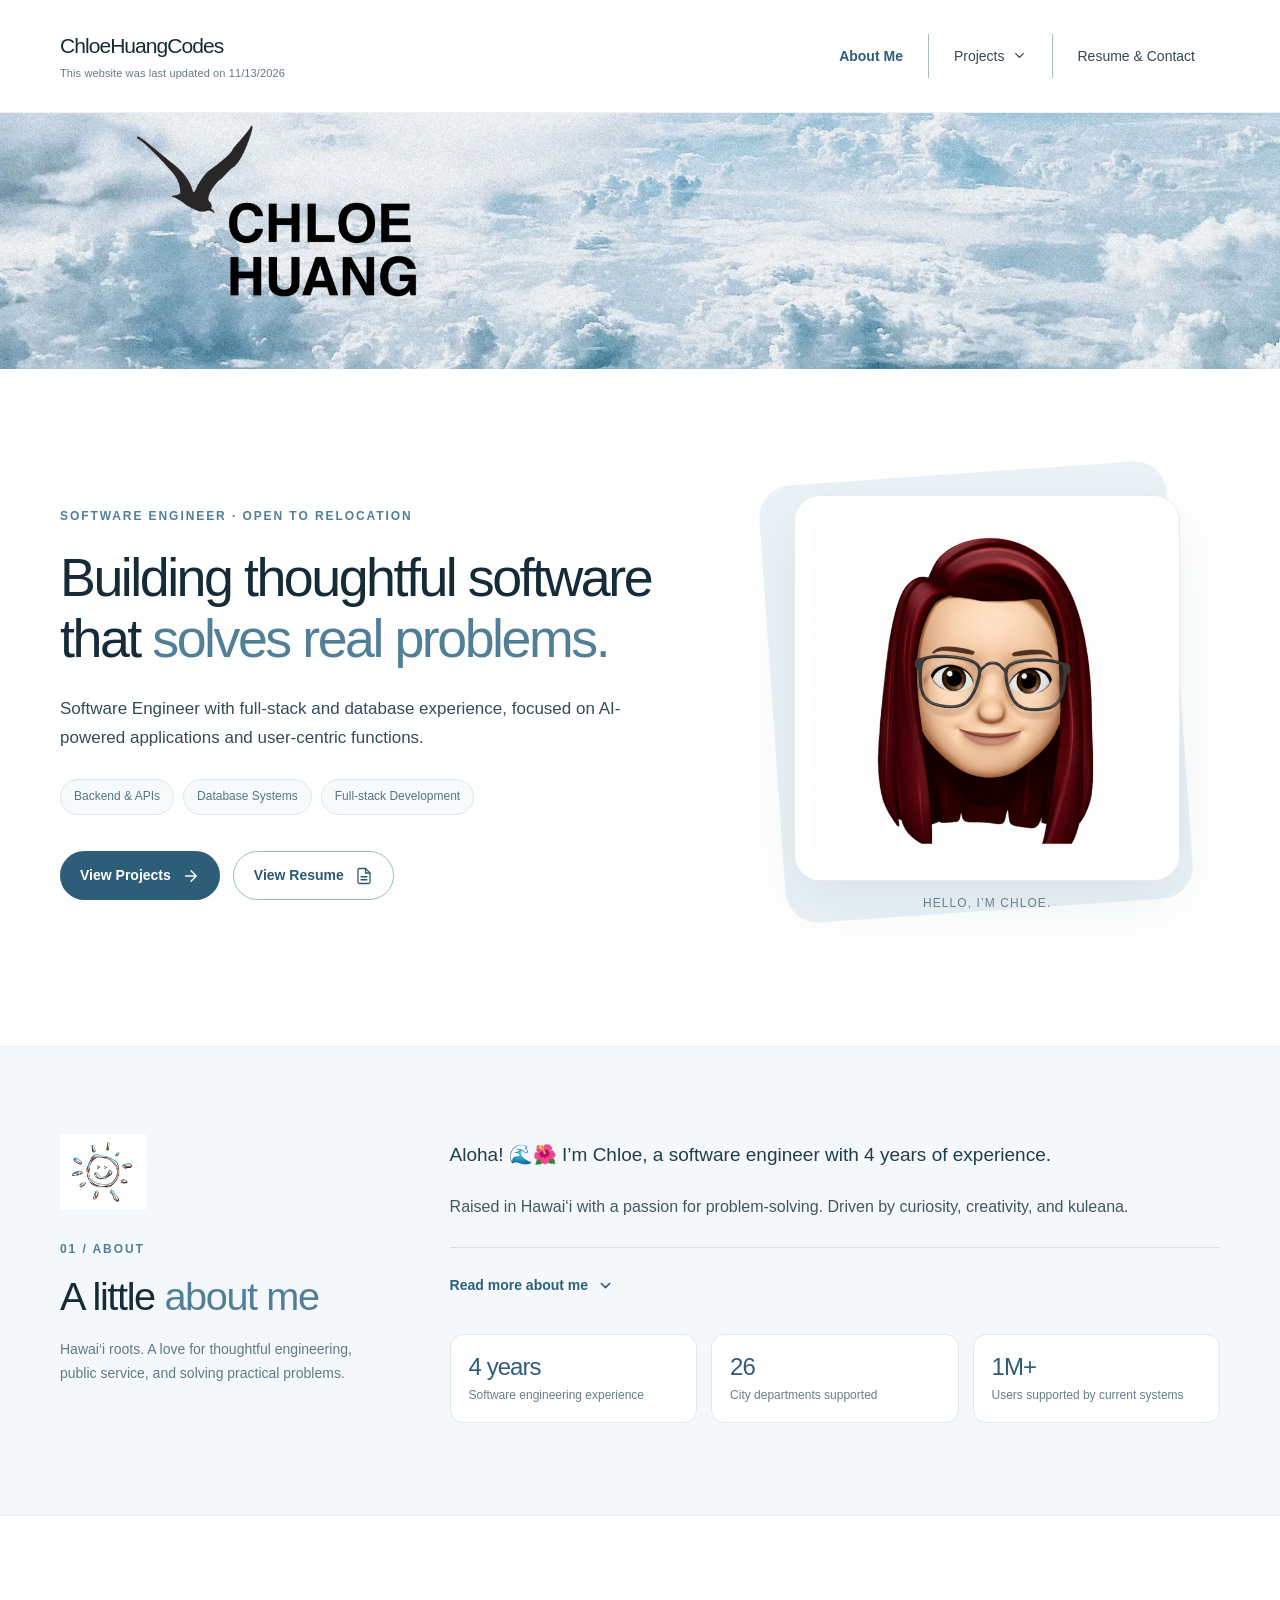
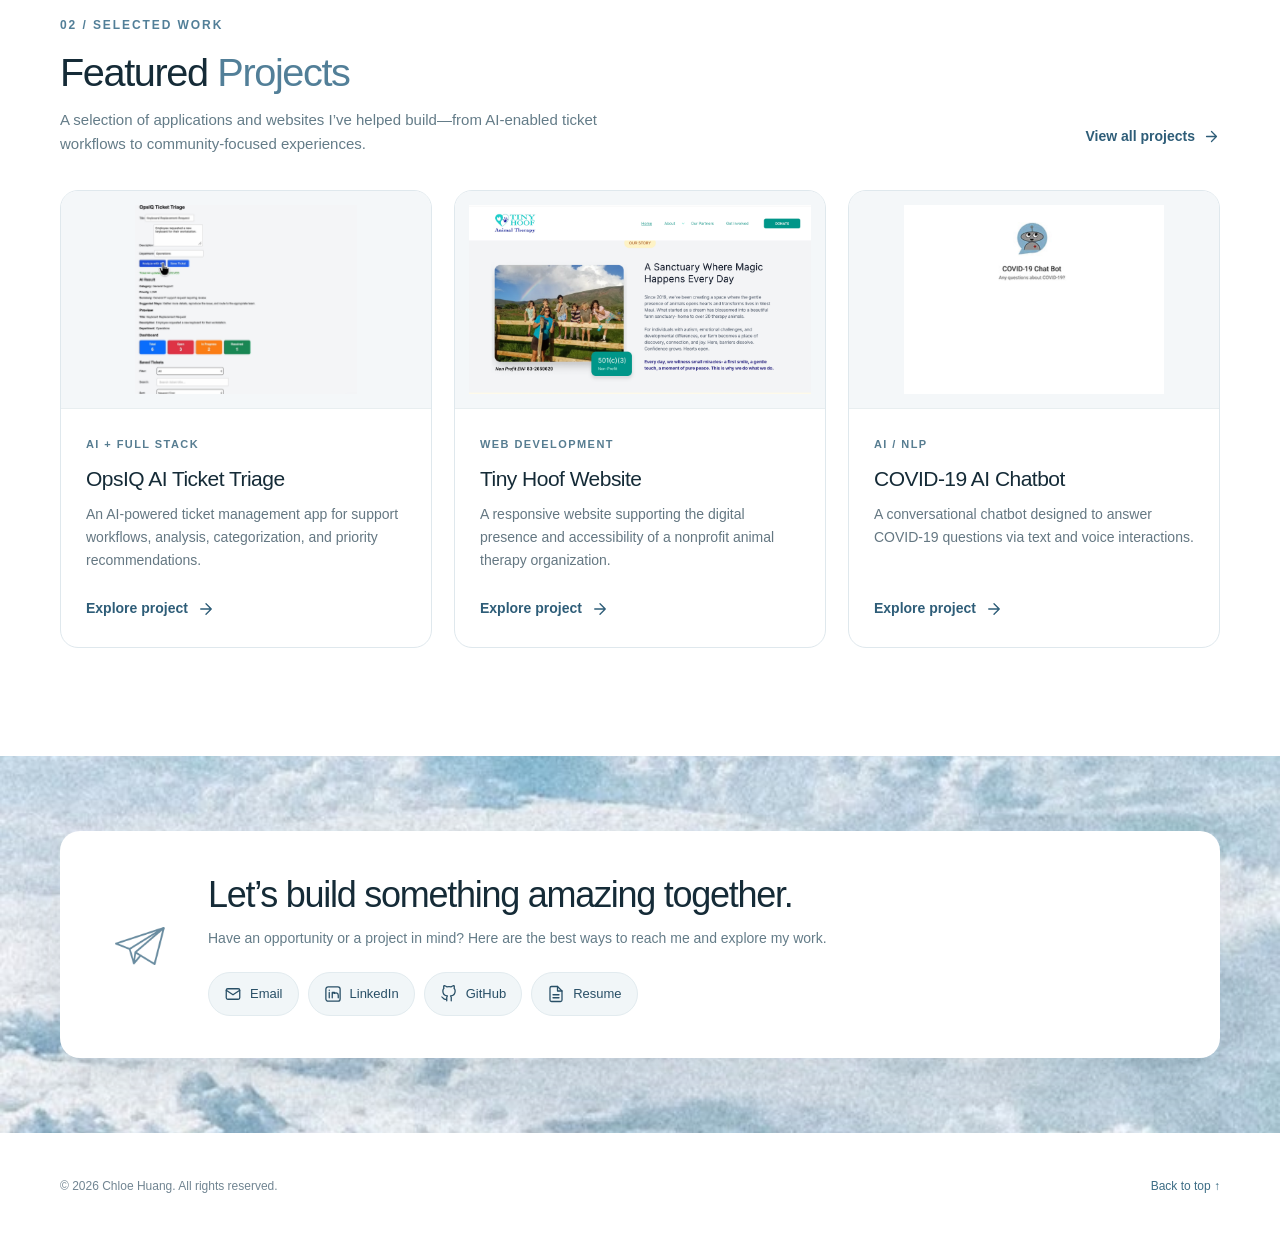
<file: index.html>
<!doctype html>
<html lang="en">
<head>
  <meta charset="utf-8">
  <meta name="viewport" content="width=device-width, initial-scale=1">
  <meta name="description" content="Chloe Huang — Software Engineer. Full-stack applications, backend systems, databases, AI projects, and selected work.">
  <title>About Me | ChloeHuangCodes</title>
  <style>
    :root { --ink:#152b37; --body:#354b56; --blue:#527f98; --blue-deep:#2e5d78; --border:#dce6ec; --paper:#fff; --mist:#f5f8fa; --cloud:#eaf3f7; }
    *,*::before,*::after{box-sizing:border-box}
    html{scroll-behavior:smooth}
    body{margin:0;background:var(--paper);color:var(--ink);font:300 16px/1.65 "Helvetica Neue",Helvetica,Arial,sans-serif;-webkit-font-smoothing:antialiased}
    a{color:inherit}
    button{font:inherit}
    :focus-visible{outline:3px solid var(--blue-deep);outline-offset:4px;border-radius:3px}
    img{max-width:100%;height:auto}
    svg{width:20px;height:20px;flex:none}
    .sr-only{position:absolute;width:1px;height:1px;overflow:hidden;clip:rect(0,0,0,0);white-space:nowrap}
    .skip-link{position:fixed;left:16px;top:-80px;z-index:1000;background:#fff;padding:10px 16px;box-shadow:0 2px 16px #0002}
    .skip-link:focus{top:14px}
    .shell{width:min(1160px,calc(100% - 64px));margin-inline:auto}
    .site-header{background:white;position:relative;z-index:20;border-bottom:1px solid #edf1f3}
    .header-row{min-height:112px;display:flex;justify-content:space-between;align-items:center;gap:32px}
    .brand-name{display:block;font-size:21px;font-weight:500;letter-spacing:-.045em;text-decoration:none;line-height:1.3;color:#172b34}
    .updated{display:block;margin-top:7px;font-size:11px;letter-spacing:.01em;color:#667b85;line-height:1.3}
    .main-nav{display:flex;align-items:stretch;gap:0;margin-left:auto}
    .nav-link,.nav-trigger{font:400 14px/1.35 "Helvetica Neue",Helvetica,Arial,sans-serif;display:flex;align-items:center;justify-content:center;text-decoration:none;white-space:nowrap;padding:13px 25px;border:0;background:transparent;color:#334955;min-height:44px;cursor:pointer}
    .nav-link+.dropdown,.dropdown+.nav-link{border-left:1px solid #a9bbc3}
    .nav-link:hover,.nav-trigger:hover,.nav-link[aria-current=page]{color:var(--blue-deep)}
    .nav-link[aria-current=page]{font-weight:600}
    .dropdown{position:relative}
    .nav-trigger{gap:7px}
    .nav-trigger svg{width:15px;height:15px;transition:transform .18s ease}
    .nav-trigger[aria-expanded=true]{color:var(--blue-deep)}
    .nav-trigger[aria-expanded=true] svg{transform:rotate(180deg)}
    .project-menu[hidden]{display:none}
    .project-menu{position:absolute;top:calc(100% + 11px);left:50%;transform:translateX(-50%);width:285px;z-index:30;background:white;box-shadow:0 18px 50px #14324429;border:1px solid #dae4e9;border-radius:12px;padding:8px}
    .project-menu a{display:block;padding:13px 14px;font-size:14px;line-height:1.4;text-decoration:none;color:#314e60;border-radius:8px}
    .project-menu a:hover,.project-menu a:focus-visible{background:#eef5f8;color:var(--blue-deep)}
    .project-menu a+a{border-top:1px solid #eef1f3}
    .project-menu .all-projects{font-weight:600}
    .cloud-banner{height:clamp(190px,20vw,280px);background:#dcebf2 url('assets/cloud-banner.png') center/cover no-repeat}
    .intro{display:grid;grid-template-columns:minmax(0,1.13fr) minmax(280px,.87fr);gap:clamp(34px,7vw,100px);align-items:center;padding-block:88px 94px}
    .eyebrow{font-size:12px;font-weight:600;letter-spacing:.16em;text-transform:uppercase;color:var(--blue);margin:0 0 22px;line-height:1.4}
    .intro h1{font-size:clamp(37px,4.2vw,59px);line-height:1.13;letter-spacing:-.046em;font-weight:400;margin:0 0 26px;max-width:690px}
    .intro h1 em{color:var(--blue);font-style:normal}
    .intro-description{color:var(--body);max-width:575px;margin:0;font-size:17px;line-height:1.7}
    .pill-list{display:flex;flex-wrap:wrap;gap:9px;margin-top:27px}
    .pill-list span{border:1px solid var(--border);background:#f6fafb;color:#557587;border-radius:100px;padding:7px 13px;font-size:12px;font-weight:500;white-space:nowrap}
    .actions{display:flex;flex-wrap:wrap;gap:13px;margin-top:36px}
    .button{display:inline-flex;justify-content:center;align-items:center;gap:11px;min-height:48px;border-radius:100px;padding:12px 20px;text-decoration:none;font-size:14px;font-weight:600;transition:background .18s ease,transform .18s ease}
    .button svg{width:18px;height:18px}
    .button.primary{background:var(--blue-deep);color:white}
    .button.primary:hover{background:#21465d;transform:translateY(-2px)}
    .button.secondary{border:1px solid #9bb8c8;color:#2b5873;background:white}
    .button.secondary:hover{background:#eff6f9}
    .portrait{position:relative;max-width:430px;justify-self:center;width:100%;padding:22px}
    .portrait::before{content:"";position:absolute;inset:0 22px 25px 0;border-radius:32px;background:#eaf2f6;transform:rotate(-4deg)}
    .portrait-frame{position:relative;overflow:hidden;border-radius:26px;border:1px solid #e5edf0;background:#fff;box-shadow:0 22px 60px #17374c13;padding:18px}
    .portrait img{display:block;width:100%;aspect-ratio:1/1;object-fit:contain;border-radius:16px}
    .portrait-caption{position:relative;display:block;font-size:12px;color:#69818d;letter-spacing:.09em;text-transform:uppercase;text-align:center;margin-top:13px}
    .section-kicker{font-size:12px;letter-spacing:.16em;text-transform:uppercase;font-weight:700;color:var(--blue);margin:0 0 13px}
    .section-title{font-size:clamp(29px,3.1vw,42px);line-height:1.2;font-weight:400;letter-spacing:-.035em;margin:0}
    .section-title span{color:var(--blue)}
    .bio-wrap{background:var(--mist);border-block:1px solid #edf2f4;padding-block:85px 92px}
    .bio-grid{display:grid;grid-template-columns:300px minmax(0,1fr);gap:clamp(36px,7vw,110px);align-items:start}
    .bio-aside{position:relative}
    .sun-img{display:block;width:86px;height:80px;object-fit:contain;margin-bottom:28px}
    .bio-aside p:last-child{color:#607985;font-size:14px;margin:18px 0 0;line-height:1.7}
    .bio-content{padding-top:8px}
    .bio-lead{font-size:19px;line-height:1.62;color:#213d4c;margin:0 0 22px;font-weight:400}
    .bio-lead strong{font-weight:500}
    .bio-intro{font-size:16px;line-height:1.75;color:#415760;margin:0 0 26px}
    .bio-details{border-top:1px solid #d7e2e7;padding-top:16px}
    .bio-details>summary{list-style:none;cursor:pointer;display:inline-flex;align-items:center;gap:9px;min-height:44px;font-size:14px;font-weight:600;color:#2d607d;text-underline-offset:4px}
    .bio-details>summary::-webkit-details-marker{display:none}
    .bio-details>summary:hover{text-decoration:underline}
    .bio-details>summary svg{width:17px;height:17px;transition:transform .2s ease}
    .bio-details[open]>summary svg{transform:rotate(180deg)}
    .bio-details .less{display:none}
    .bio-details[open] .more{display:none}
    .bio-details[open] .less{display:inline}
    .bio-prose{padding:12px 0 0;max-width:710px}
    .bio-prose p{margin:0 0 22px;color:#3b515e;font-size:15px;line-height:1.85}
    .bio-prose p:last-child{margin-bottom:3px}
    .stats{display:grid;grid-template-columns:repeat(3,1fr);gap:14px;margin-top:26px}
    .stat{background:white;border:1px solid #e0e9ed;padding:18px;border-radius:13px}
    .stat strong{display:block;color:#305d78;font-size:24px;font-weight:500;letter-spacing:-.04em;line-height:1.15}
    .stat span{display:block;margin-top:7px;color:#677f8c;font-size:12px;line-height:1.4}
    .featured{padding-block:100px 108px}
    .section-top{display:flex;justify-content:space-between;align-items:end;gap:25px;margin-bottom:34px}
    .section-description{max-width:570px;color:#647c88;font-size:15px;line-height:1.6;margin:12px 0 0}
    .view-all{font-size:14px;text-decoration:none;color:var(--blue-deep);font-weight:600;display:inline-flex;align-items:center;gap:8px;white-space:nowrap;padding-block:8px}
    .view-all svg{width:17px;height:17px}
    .view-all:hover{text-decoration:underline}
    .project-grid{display:grid;grid-template-columns:repeat(3,minmax(0,1fr));gap:22px}
    .project-card{display:flex;flex-direction:column;border:1px solid #dfe8ed;border-radius:18px;overflow:hidden;background:white;transition:box-shadow .2s ease,transform .2s ease}
    .project-card:hover{box-shadow:0 18px 45px #13354a18;transform:translateY(-3px)}
    .project-media{height:218px;background:#f4f7f9;display:flex;align-items:center;justify-content:center;overflow:hidden;border-bottom:1px solid #e8eef0;padding:14px}
    .project-media img{display:block;width:100%;height:100%;object-fit:contain}
    .project-body{padding:26px 25px 27px;display:flex;flex-direction:column;flex:1}
    .project-tag{color:#577d91;font-weight:700;font-size:11px;letter-spacing:.13em;text-transform:uppercase;margin:0 0 11px}
    .project-card h3{font-size:21px;font-weight:500;letter-spacing:-.025em;line-height:1.3;margin:0 0 11px}
    .project-card h3 a{text-decoration:none}
    .project-card h3 a:hover{text-decoration:underline;text-underline-offset:4px}
    .project-card p.description{font-size:14px;color:#647782;line-height:1.65;margin:0 0 25px}
    .card-link{margin-top:auto;text-decoration:none;color:var(--blue-deep);font-size:14px;font-weight:600;display:inline-flex;align-items:center;gap:9px;align-self:start}
    .card-link svg{width:18px;height:18px}
    .card-link:hover{text-decoration:underline;text-underline-offset:4px}
    .connect{background:#dceaf1 url('assets/cloud-temp.jpg') center/cover no-repeat;padding:75px 0}
    .connect-panel{background:#fff;border-radius:20px;box-shadow:0 18px 60px #1b44521e;padding:42px 50px;display:grid;grid-template-columns:76px minmax(0,1fr);gap:22px;align-items:center}
    .plane{width:66px;height:66px;object-fit:contain}
    .connect h2{font-size:clamp(27px,3vw,36px);font-weight:400;line-height:1.2;letter-spacing:-.035em;margin:0}
    .connect p{font-size:14px;color:#647c88;margin:11px 0 22px}
    .contact-links{display:flex;gap:9px;flex-wrap:wrap}
    .contact-links a{font-size:13px;font-weight:500;display:inline-flex;gap:8px;align-items:center;text-decoration:none;color:#284f66;background:#f1f6f8;border:1px solid #e2ebef;border-radius:100px;padding:10px 15px;min-height:42px}
    .contact-links a:hover{background:#e5f0f5;border-color:#b7cfdc}
    .contact-links svg{width:18px;height:18px}
    .site-footer{min-height:108px;display:flex;align-items:center;justify-content:space-between;gap:25px;color:#718592;font-size:12px}
    .back-top{text-decoration:none;color:#3d6d85}
    .back-top:hover{text-decoration:underline}
    @media(max-width:1020px){.shell{width:min(100% - 48px,900px)}.header-row{gap:18px}.nav-link,.nav-trigger{padding-inline:18px}.intro{gap:36px}.bio-grid{grid-template-columns:235px 1fr;gap:38px}.project-grid{gap:14px}.project-media{height:180px}.project-body{padding:20px}.project-card h3{font-size:19px}.connect-panel{padding:35px}}
    @media(max-width:750px){.header-row{min-height:0;display:block;padding-block:20px}.main-nav{margin:21px -7px 0;justify-content:space-between}.nav-link,.nav-trigger{padding:10px 10px;font-size:13px}.nav-link+.dropdown,.dropdown+.nav-link{border-color:#ccd8de}.cloud-banner{height:165px;background-position:35% center}.intro{grid-template-columns:1fr;padding-block:52px 65px;gap:30px}.intro h1{font-size:clamp(34px,7vw,48px)}.portrait{width:min(100%,355px);max-width:355px}.bio-wrap{padding-block:65px}.bio-grid{grid-template-columns:1fr;gap:22px}.bio-aside{display:grid;grid-template-columns:72px 1fr;gap:0 18px;align-items:start}.bio-aside .sun-img{grid-row:1/3;width:66px;height:66px;margin:0}.bio-aside .section-kicker{grid-column:2}.bio-aside .section-title{grid-column:2}.bio-aside p:last-child{grid-column:1/-1;margin-top:14px}.project-grid{grid-template-columns:1fr;gap:20px}.project-card{display:grid;grid-template-columns:38% 1fr}.project-media{height:auto;min-height:190px;border-bottom:0;border-right:1px solid #e8eef0}.section-top{align-items:start}.featured{padding-block:65px}.connect{padding:50px 0}}
    @media(max-width:520px){body{font-size:15px}.shell{width:calc(100% - 36px)}.brand-name{font-size:20px}.updated{font-size:10px}.main-nav{margin-inline:-4px}.nav-link,.nav-trigger{font-size:12px;padding:8px 9px}.nav-trigger{gap:3px}.nav-trigger svg{width:13px;height:13px}.project-menu{left:50%;width:min(280px,calc(100vw - 36px))}.cloud-banner{height:118px;background-position:26% center}.intro{padding-block:40px 53px}.intro h1{font-size:36px}.intro-description{font-size:15px}.pill-list span{font-size:11px}.actions{margin-top:28px}.button{width:100%}.portrait{max-width:285px}.bio-wrap{padding-block:50px}.bio-lead{font-size:17px}.bio-intro{font-size:15px}.stats{gap:8px}.stat{padding:12px 9px}.stat strong{font-size:20px}.stat span{font-size:10.5px}.section-title{font-size:31px}.section-top{display:block}.view-all{margin-top:16px}.project-card{display:flex;flex-direction:column}.project-media{height:210px;border-right:0;border-bottom:1px solid #e8eef0}.project-body{padding:23px}.connect-panel{grid-template-columns:1fr;padding:29px 23px}.plane{height:48px;width:48px}.connect h2{font-size:29px}.contact-links a{font-size:12px}.site-footer{min-height:100px;flex-direction:column;align-items:start;justify-content:center;gap:5px}}
    @media(prefers-reduced-motion:reduce){html{scroll-behavior:auto}*,*::before,*::after{transition:none!important;animation:none!important}}
  </style>
</head>
<body>
<a class="skip-link" href="#main-content">Skip to content</a>
<header class="site-header" id="top">
  <div class="header-row shell">
    <div class="brand">
      <a class="brand-name" href="./">ChloeHuangCodes</a>
      <span class="updated">This website was last updated on 11/13/2026</span>
    </div>
    <nav class="main-nav" aria-label="Main navigation">
      <a class="nav-link" href="./" aria-current="page">About Me</a>
      <div class="dropdown">
        <button class="nav-trigger" type="button" id="projects-toggle" aria-expanded="false" aria-controls="projects-menu" aria-haspopup="true">Projects <svg aria-hidden="true" viewBox="0 0 24 24" fill="none" stroke="currentColor" stroke-width="2" stroke-linecap="round" stroke-linejoin="round"><path d="m6 9 6 6 6-6"/></svg></button>
        <div class="project-menu" id="projects-menu" hidden>
          <a class="all-projects" href="general-5/">All Projects</a>
          <a href="opsiq-ai-ticket-triage/">OpsIQ AI Ticket Triage</a>
          <a href="tiny-hoof-website/">Tiny Hoof Website</a>
          <a href="covid19-ai-chatbot/">COVID-19 AI Chatbot</a>
        </div>
      </div>
      <a class="nav-link" href="lead-collection/">Resume &amp; Contact</a>
    </nav>
  </div>
</header>
<main id="main-content">
  <section class="cloud-banner" role="img" aria-label="Cloud banner with the name Chloe Huang and a bird silhouette"></section>
  <section class="intro shell" aria-labelledby="intro-heading">
    <div>
      <p class="eyebrow">SOFTWARE ENGINEER · OPEN TO RELOCATION</p>
      <h1 id="intro-heading">Building thoughtful software that <em>solves real problems.</em></h1>
      <p class="intro-description">Software Engineer with full-stack and database experience, focused on AI-powered applications and user-centric functions.</p>
      <div class="pill-list" aria-label="Areas of experience"><span>Backend &amp; APIs</span><span>Database Systems</span><span>Full-stack Development</span></div>
      <div class="actions"><a class="button primary" href="general-5/">View Projects <svg aria-hidden="true" viewBox="0 0 24 24" fill="none" stroke="currentColor" stroke-width="1.8" stroke-linecap="round" stroke-linejoin="round"><path d="M5 12h14m-7-7 7 7-7 7"/></svg></a><a class="button secondary" href="lead-collection/">View Resume <svg aria-hidden="true" viewBox="0 0 24 24" fill="none" stroke="currentColor" stroke-width="1.7" stroke-linecap="round" stroke-linejoin="round"><path d="M14 2H6a2 2 0 0 0-2 2v16a2 2 0 0 0 2 2h12a2 2 0 0 0 2-2V8z"/><path d="M14 2v6h6M8 13h8M8 17h8"/></svg></a></div>
    </div>
    <figure class="portrait"><div class="portrait-frame"><img src="[data-uri]" alt="Illustrated avatar with long burgundy hair and glasses" width="1254" height="1254"></div><figcaption class="portrait-caption">Hello, I’m Chloe.</figcaption></figure>
  </section>
  <section class="bio-wrap" id="about" aria-labelledby="about-heading">
    <div class="bio-grid shell">
      <div class="bio-aside"><img class="sun-img" src="assets/sun-icon.png" alt="" width="115" height="105"><p class="section-kicker">01 / ABOUT</p><h2 class="section-title" id="about-heading">A little <span>about me</span></h2><p>Hawai‘i roots. A love for thoughtful engineering, public service, and solving practical problems.</p></div>
      <div class="bio-content">
        <p class="bio-lead"><strong>Aloha! 🌊🌺</strong> I’m Chloe, a software engineer with 4 years of experience.</p>
        <p class="bio-intro">Raised in Hawai‘i with a passion for problem-solving. Driven by curiosity, creativity, and kuleana.</p>
        <details class="bio-details"><summary><span class="more">Read more about me</span><span class="less">Read less</span><svg aria-hidden="true" viewBox="0 0 24 24" fill="none" stroke="currentColor" stroke-width="2" stroke-linecap="round" stroke-linejoin="round"><path d="m6 9 6 6 6-6"/></svg></summary>
          <div class="bio-prose">
            <p>I am raised in Hawai‘i from a young age, with a love for problem-solving, a passion for learning, and a strong sense of kuleana, responsibility to others and my community. These values guide both my life and my work as a software engineer with 4 years of experience.</p>
            <p>I’m a software engineer with experience building and supporting production systems, with a strong focus on backend development, database-driven applications, and system reliability. In my current role, I develop and maintain production database systems and backend data workflows that support 26 city departments and over one million users. My work includes SQL Server migrations across legacy and modern environments, production troubleshooting, automation of database processes, and secure access management across large-scale systems.</p>
            <p>Previously, I was part of Capgemini’s Next Gen Talent (NGT) Program, a leadership development program for high-potential engineers, where I progressed from Software Engineer to Senior Software Engineer. In this role, I developed and implemented customer-facing contact center and CRM solutions for a leading global investment bank using Salesforce and Genesys Cloud CX, and developed a full user interface for a Department of Defense client based on technical and user requirements.</p>
            <p>I hold a B.S. in Computer Science and a B.A. in Political Science, graduating cum laude from Hawai‘i Pacific University, where I served as Student Body President during my senior year. My passion for software engineering began in high school, where I built an app prototype that earned me a four-year Biz4Good full-ride scholarship. Before graduating, I also had the privilege of serving as Student Body President at my high school.</p>
            <p>Outside of software, I’m interested in the intersection of public policy and technology, particularly algorithmic decision-making in government and the ethical implications of data and AI in public life. I’m also interested in Asian American identity and representation.</p>
          </div>
        </details>
        <div class="stats" aria-label="Experience highlights"><div class="stat"><strong>4 years</strong><span>Software engineering experience</span></div><div class="stat"><strong>26</strong><span>City departments supported</span></div><div class="stat"><strong>1M+</strong><span>Users supported by current systems</span></div></div>
      </div>
    </div>
  </section>
  <section class="featured shell" id="featured" aria-labelledby="featured-heading">
    <div class="section-top"><div><p class="section-kicker">02 / SELECTED WORK</p><h2 class="section-title" id="featured-heading">Featured <span>Projects</span></h2><p class="section-description">A selection of applications and websites I’ve helped build—from AI-enabled ticket workflows to community-focused experiences.</p></div><a class="view-all" href="general-5/">View all projects <svg aria-hidden="true" viewBox="0 0 24 24" fill="none" stroke="currentColor" stroke-width="1.8" stroke-linecap="round" stroke-linejoin="round"><path d="M5 12h14m-7-7 7 7-7 7"/></svg></a></div>
    <div class="project-grid">
      <article class="project-card"><a class="project-media" href="opsiq-ai-ticket-triage/" aria-label="View OpsIQ AI Ticket Triage"><img src="assets/opsiq-preview.jpg" alt="OpsIQ ticket triage interface showing AI ticket analysis" ></a><div class="project-body"><p class="project-tag">AI + FULL STACK</p><h3><a href="opsiq-ai-ticket-triage/">OpsIQ AI Ticket Triage</a></h3><p class="description">An AI-powered ticket management app for support workflows, analysis, categorization, and priority recommendations.</p><a class="card-link" href="opsiq-ai-ticket-triage/">Explore project <svg aria-hidden="true" viewBox="0 0 24 24" fill="none" stroke="currentColor" stroke-width="1.8" stroke-linecap="round" stroke-linejoin="round"><path d="M5 12h14m-7-7 7 7-7 7"/></svg></a></div></article>
      <article class="project-card"><a class="project-media" href="tiny-hoof-website/" aria-label="View Tiny Hoof Website"><img src="assets/tiny-hoof-preview.png" alt="Tiny Hoof Animal Therapy website with farm imagery" ></a><div class="project-body"><p class="project-tag">WEB DEVELOPMENT</p><h3><a href="tiny-hoof-website/">Tiny Hoof Website</a></h3><p class="description">A responsive website supporting the digital presence and accessibility of a nonprofit animal therapy organization.</p><a class="card-link" href="tiny-hoof-website/">Explore project <svg aria-hidden="true" viewBox="0 0 24 24" fill="none" stroke="currentColor" stroke-width="1.8" stroke-linecap="round" stroke-linejoin="round"><path d="M5 12h14m-7-7 7 7-7 7"/></svg></a></div></article>
      <article class="project-card"><a class="project-media" href="covid19-ai-chatbot/" aria-label="View COVID-19 AI Chatbot"><img src="assets/covid-chatbot-preview.png" alt="COVID-19 Chatbot project interface with robot illustration" ></a><div class="project-body"><p class="project-tag">AI / NLP</p><h3><a href="covid19-ai-chatbot/">COVID-19 AI Chatbot</a></h3><p class="description">A conversational chatbot designed to answer COVID-19 questions via text and voice interactions.</p><a class="card-link" href="covid19-ai-chatbot/">Explore project <svg aria-hidden="true" viewBox="0 0 24 24" fill="none" stroke="currentColor" stroke-width="1.8" stroke-linecap="round" stroke-linejoin="round"><path d="M5 12h14m-7-7 7 7-7 7"/></svg></a></div></article>
    </div>
  </section>
  <section class="connect" aria-labelledby="connect-heading"><div class="connect-panel shell"><img class="plane" src="assets/paper-plane.png" alt="" width="70" height="70"><div><h2 id="connect-heading">Let’s build something amazing together.</h2><p>Have an opportunity or a project in mind? Here are the best ways to reach me and explore my work.</p><div class="contact-links"><a href="mailto:chloehuangjobs@gmail.com"><svg aria-hidden="true" viewBox="0 0 24 24" fill="none" stroke="currentColor" stroke-width="1.7" stroke-linecap="round" stroke-linejoin="round"><rect x="3" y="5" width="18" height="14" rx="2"/><path d="m3 7 9 6 9-6"/></svg>Email</a><a href="https://www.linkedin.com/in/chloe-huang-tech/" target="_blank" rel="noopener noreferrer"><svg aria-hidden="true" viewBox="0 0 24 24" fill="none" stroke="currentColor" stroke-width="1.7" stroke-linecap="round" stroke-linejoin="round"><rect x="2.5" y="2.5" width="19" height="19" rx="3"/><path d="M7 10v7M7 7h.01M11 17v-7h3v1.3a3 3 0 0 1 5 2.3V17M11 12.5a3 3 0 0 1 3-2.5"/></svg>LinkedIn</a><a href="https://github.com/chloehuang2021" target="_blank" rel="noopener noreferrer"><svg aria-hidden="true" viewBox="0 0 24 24" fill="none" stroke="currentColor" stroke-width="1.7" stroke-linecap="round" stroke-linejoin="round"><path d="M9 19c-4.5 1.4-4.5-2.5-6.5-3M15 21v-3.8a3.3 3.3 0 0 0-.9-2.6c3-.3 6.1-1.5 6.1-6.7a5.1 5.1 0 0 0-1.4-3.5 4.7 4.7 0 0 0-.1-3.5S17.5.5 15 2.4a13 13 0 0 0-6 0C6.5.5 5.3.9 5.3.9a4.7 4.7 0 0 0-.1 3.5 5.1 5.1 0 0 0-1.4 3.5c0 5.2 3.1 6.4 6.1 6.7A3.3 3.3 0 0 0 9 17.2V21"/></svg>GitHub</a><a href="lead-collection/"><svg aria-hidden="true" viewBox="0 0 24 24" fill="none" stroke="currentColor" stroke-width="1.7" stroke-linecap="round" stroke-linejoin="round"><path d="M14 2H6a2 2 0 0 0-2 2v16a2 2 0 0 0 2 2h12a2 2 0 0 0 2-2V8z"/><path d="M14 2v6h6M8 13h8M8 17h8"/></svg>Resume</a></div></div></div></section>
</main>
<footer class="site-footer shell"><span>© 2026 Chloe Huang. All rights reserved.</span><a class="back-top" href="#top">Back to top ↑</a></footer>
<script>
(function(){
  var toggle = document.getElementById('projects-toggle');
  var menu = document.getElementById('projects-menu');
  if (!toggle || !menu) return;
  function setOpen(open) { toggle.setAttribute('aria-expanded', String(open)); menu.hidden = !open; }
  toggle.addEventListener('click', function(e){ e.stopPropagation(); setOpen(menu.hidden); });
  document.addEventListener('click', function(e){ if (!menu.contains(e.target) && e.target !== toggle && !toggle.contains(e.target)) setOpen(false); });
  document.addEventListener('keydown', function(e){ if (e.key === 'Escape' && !menu.hidden) { setOpen(false); toggle.focus(); } });
})();
</script>
</body>
</html>
</file>
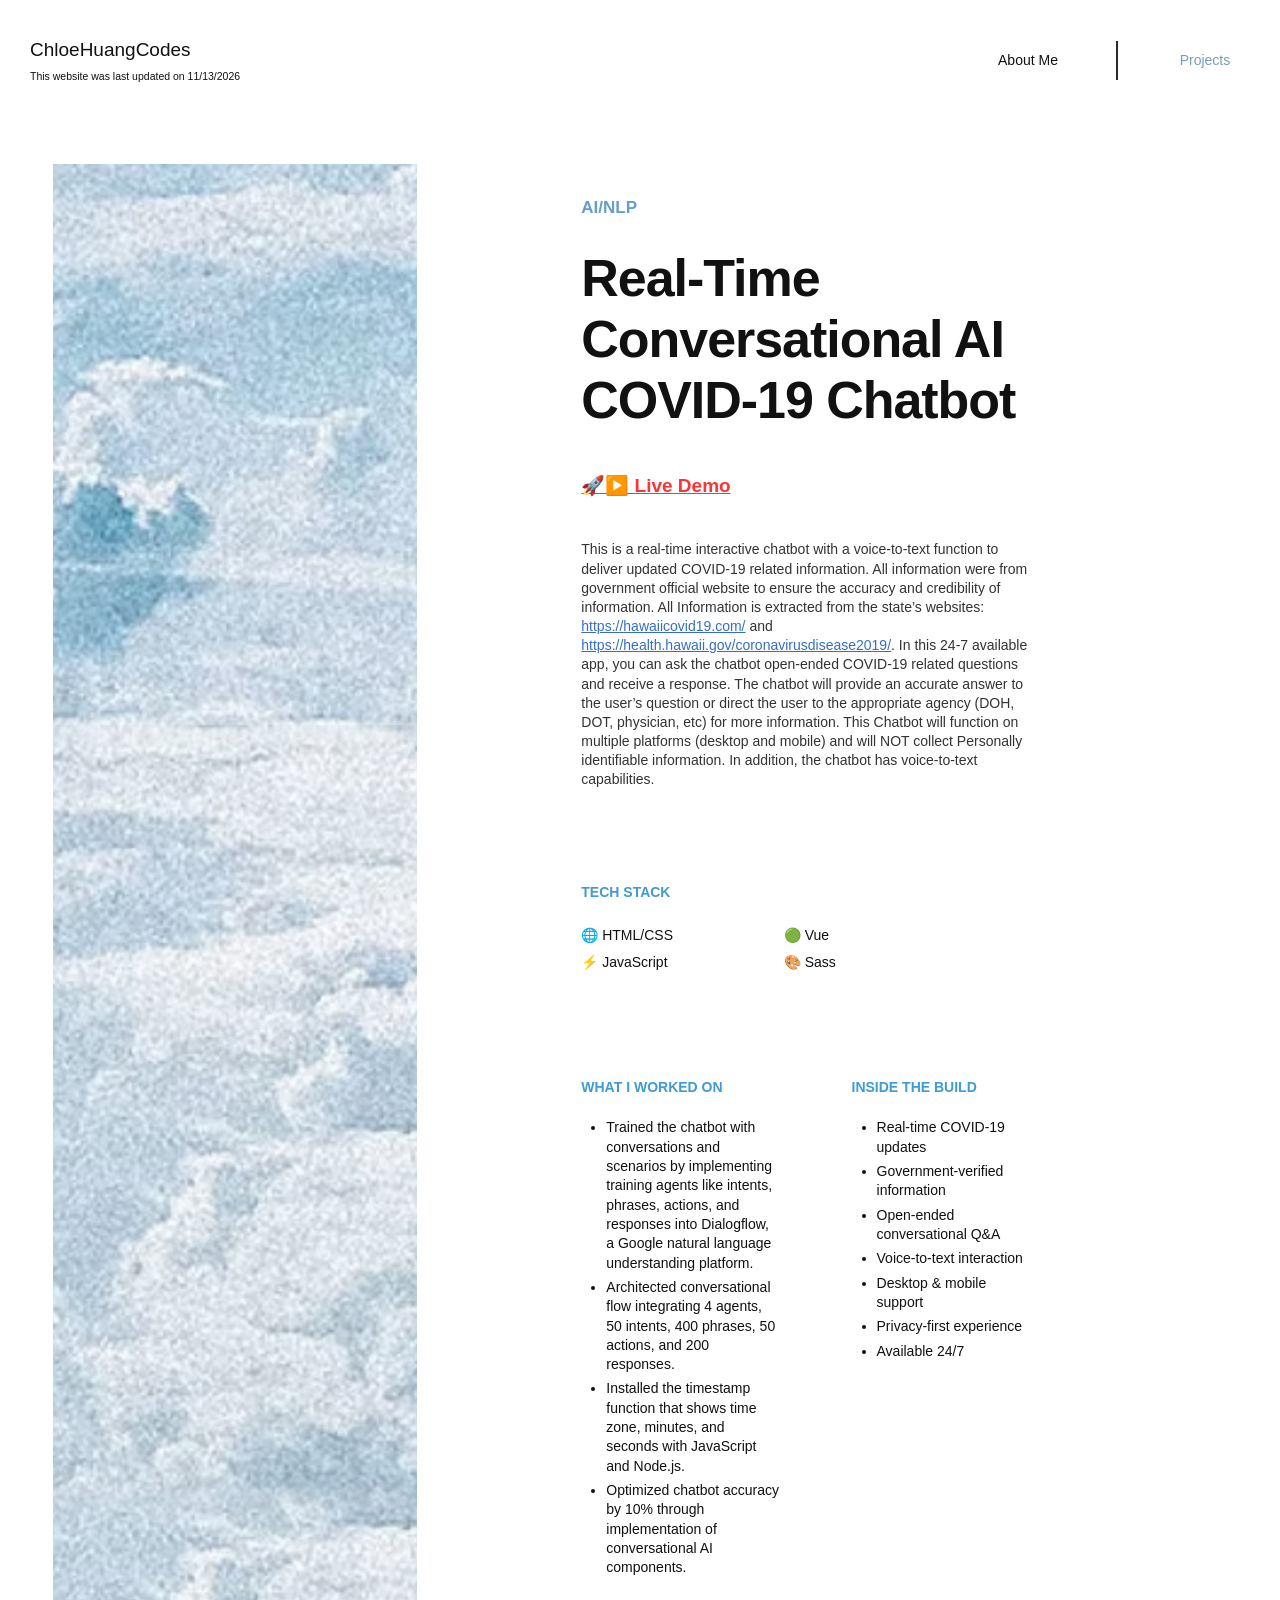
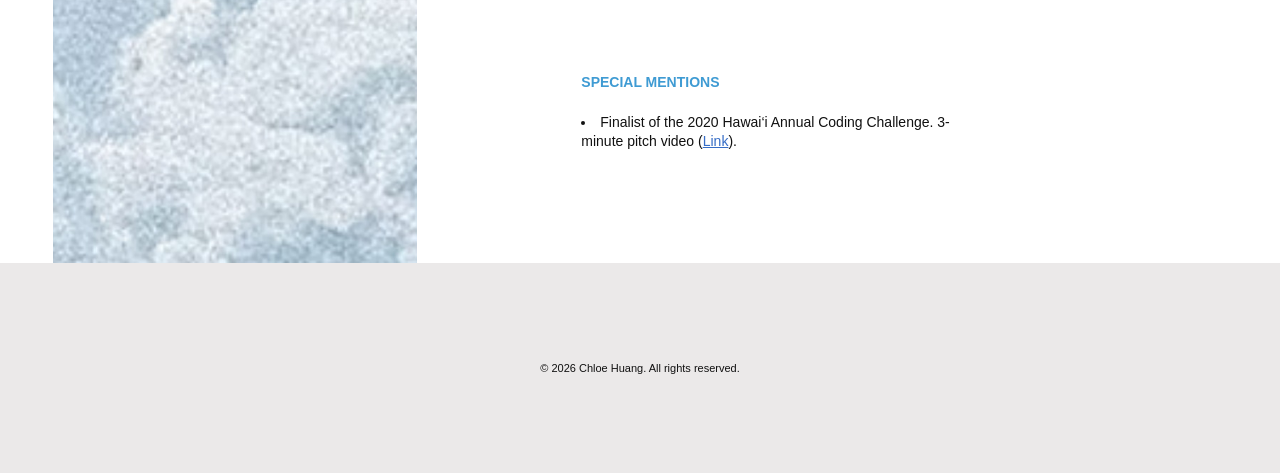
<file: covid19-ai-chatbot/index.html>
<!doctype html>
<html lang="en">
<head>
<meta charset="utf-8">
<meta name="viewport" content="width=device-width, initial-scale=1">
<meta name="description" content="Real-Time Conversational AI COVID-19 Chatbot project by Chloe Huang.">
<title>COVID-19 Chatbot | ChloeHuangCodes</title>
<style>
:root{--accent:#679dca;--ink:#111;--soft:#e0e9eb}
*{box-sizing:border-box}
html{scroll-behavior:smooth}
body{margin:0;color:var(--ink);background:#fff;font-family:"Helvetica Neue",Helvetica,Arial,sans-serif;font-size:14px;font-weight:300;-webkit-font-smoothing:antialiased}
a{color:inherit}a:focus-visible,button:focus-visible{outline:2px solid var(--accent);outline-offset:3px}
/* Same page header and project dropdown as the finished portfolio */
.site-header{height:164px;padding:39px 30px 0;display:flex;justify-content:space-between;align-items:flex-start;gap:24px;position:relative;z-index:10}
.brand{font-size:19px;line-height:1.15;text-decoration:none;font-weight:400;display:block}
.updated{font-size:10.5px;margin-top:9px}
.portfolio-nav{display:flex;align-items:stretch;gap:0;width:auto;margin-top:2px;position:relative;z-index:20;font-family:"Helvetica Neue",Helvetica,Arial,sans-serif;font-size:14px;font-weight:300}
.nav-entry{display:flex;align-items:center;justify-content:center;position:relative;flex:0 0 176px;min-height:39px;padding:9px 13px;text-align:center;text-decoration:none;font-size:14px;font-weight:300;line-height:1.35;white-space:nowrap;border:0;background:transparent;cursor:pointer}
.nav-entry+.nav-entry{border-left:2px solid #2a2a2a}
.portfolio-dropdown-wrap{padding:0;cursor:default}
.portfolio-trigger{width:100%;height:100%;min-height:39px;padding:9px 13px;display:flex;align-items:center;justify-content:center;border:0;background:none;color:#789db7;font:inherit;cursor:pointer}
.portfolio-trigger[aria-expanded="true"]{color:#679dca}
.portfolio-menu[hidden]{display:none!important}
.portfolio-menu{position:absolute;top:100%;left:0;z-index:100;width:315px;max-width:calc(100vw - 30px);background:#fff;border:1px solid #888;box-shadow:0 5px 13px #0002}
.portfolio-menu a{display:flex;align-items:center;justify-content:center;min-height:51px;padding:11px 14px;border:0;text-decoration:none;color:#111;font-size:14px;font-weight:300;line-height:1.3;text-align:center;white-space:normal}
.portfolio-menu a+a{border-top:1px solid #888}
.portfolio-menu a:hover,.portfolio-menu a:focus-visible{background:#f0f6f9;color:#679dca}
.portfolio-menu a.current{color:#679dca;background:#f3f8fb}
/* Wix detail-page layout: a tall cloud column, with text on the right. */
.detail-layout{display:grid;grid-template-columns:minmax(0,31%) minmax(0,38%);column-gap:14%;align-items:stretch;margin:0 4.15%}
.visual-rail{min-height:1530px;background:#c3dce9 url('../assets/covid-cloud-rail.jpg') center top/cover no-repeat}
.content{padding:32px 0 107px;min-width:0;font-size:14px;font-weight:300;line-height:1.36}
.eyebrow{color:var(--accent);font-size:17px;font-weight:600;margin:0 0 29px}
h1{font-size:52px;line-height:1.17;letter-spacing:-.02em;font-weight:700;margin:0 0 42px;max-width:660px}
.live-link{display:inline-block;color:#f33;font-size:19px;font-weight:600;text-decoration:underline;margin:0 0 42px}
.live-link-placeholder{cursor:default}
.intro{max-width:645px;color:#333}
.intro p{margin:0 0 19px;line-height:1.37}
.intro a,.special a{color:#366dc6;text-decoration:underline;overflow-wrap:anywhere}
.section-title{font-size:14px;font-weight:600;color:#3f9bd3;line-height:1.3;margin:0 0 22px}
.stack-section{margin-top:93px}
.stack-grid{display:grid;grid-template-columns:repeat(2,minmax(0,1fr));gap:2px 35px;max-width:370px;line-height:1.8}
.info-row{display:grid;grid-template-columns:minmax(0,1.06fr) minmax(0,.94fr);gap:72px;margin-top:103px}
.info-row ul,.special ul{margin:0;padding-left:25px}
.info-row li,.special li{margin:0 0 5px;line-height:1.38}
.special{margin-top:90px;max-width:380px}
.copyright{height:210px;background:#ebe9e9;display:flex;justify-content:center;align-items:center;font-size:11px}
@media(max-width:1150px){
 .detail-layout{grid-template-columns:minmax(0,40%) minmax(0,51%);gap:7%;margin:0 3%}
 .visual-rail{min-height:1280px}
 h1{font-size:clamp(34px,4vw,52px)}
 .info-row{gap:26px}
 .nav-entry{flex-basis:150px}
}
@media(max-width:700px){
 .site-header{height:auto;min-height:126px;padding:22px 18px;display:block}
 .portfolio-nav{margin-top:22px;width:100%;justify-content:space-between}
 .nav-entry{flex:1 1 33.33%;min-width:0;min-height:34px;padding:7px 4px;font-size:12px}
 .portfolio-trigger{font-size:12px;min-height:34px;padding:7px 4px}
 .portfolio-menu{left:50%;transform:translateX(-50%);width:min(315px,calc(100vw - 28px))}
 .portfolio-menu a{font-size:13px;min-height:48px}
 .detail-layout{display:flex;flex-direction:column;margin:0}
 .content{order:1;padding:35px 22px 68px}
 .visual-rail{order:2;min-height:180px;background-position:center center}
 .eyebrow{font-size:14px;margin-bottom:18px}
 h1{font-size:35px;margin-bottom:28px}
 .live-link{font-size:17px;margin-bottom:29px}
 .stack-section{margin-top:46px}
 .info-row{margin-top:54px;gap:35px;grid-template-columns:1fr}
 .special{margin-top:55px}
 .copyright{height:130px}
}
</style>
</head>
<body>
<header class="site-header">
  <div><a class="brand" href="../">ChloeHuangCodes</a><div class="updated">This website was last updated on 11/13/2026</div></div>
  <nav class="portfolio-nav" aria-label="Main navigation">
    <a class="nav-entry" href="../">About Me</a>
    <div class="nav-entry portfolio-dropdown-wrap">
      <button class="portfolio-trigger" type="button" aria-expanded="false" aria-haspopup="true" aria-controls="portfolio-project-menu">Projects</button>
      <div class="portfolio-menu" id="portfolio-project-menu" hidden>
        <a href="../opsiq-ai-ticket-triage/">OpsIQ AI Ticket Triage</a>
        <a href="../tiny-hoof-website/">Tiny Hoof Website</a>
        <a href="./" class="current" aria-current="page">COVID-19 AI Chatbot</a>
      </div>
    </div>
    <a class="nav-entry" href="../lead-collection/">Resume &amp; Contact</a>
  </nav>
</header>
<main class="detail-layout">
  <aside class="visual-rail" aria-hidden="true"></aside>
  <article class="content">
    <p class="eyebrow">AI/NLP</p>
    <h1>Real-Time<br>Conversational AI<br>COVID-19 Chatbot</h1>
    <!-- Original live-demo destination was not included in the screenshots. Preserve the label without inventing a URL. -->
    
<a class="live-link"
   href="https://github.com/chloehuang2021/covid-19_chatbot"
   target="_blank"
   rel="noopener noreferrer">
  🚀▶️ Live Demo
</a>


    <div class="intro">
      <p>This is a real-time interactive chatbot with a voice-to-text function to deliver updated COVID-19 related information. All information were from government official website to ensure the accuracy and credibility of information. All Information is extracted from the state’s websites: <a href="https://hawaiicovid19.com/" target="_blank" rel="noopener noreferrer">https://hawaiicovid19.com/</a> and <a href="https://health.hawaii.gov/coronavirusdisease2019/" target="_blank" rel="noopener noreferrer">https://health.hawaii.gov/coronavirusdisease2019/</a>. In this 24-7 available app, you can ask the chatbot open-ended COVID-19 related questions and receive a response. The chatbot will provide an accurate answer to the user’s question or direct the user to the appropriate agency (DOH, DOT, physician, etc) for more information. This Chatbot will function on multiple platforms (desktop and mobile) and will NOT collect Personally identifiable information. In addition, the chatbot has voice-to-text capabilities.</p>
    </div>

    <section class="stack-section" aria-labelledby="stack-heading">
      <h2 class="section-title" id="stack-heading">TECH STACK</h2>
      <div class="stack-grid"><div>🌐 HTML/CSS</div><div>🟢 Vue</div><div>⚡ JavaScript</div><div>🎨 Sass</div></div>
    </section>

    <div class="info-row">
      <section aria-labelledby="worked-heading">
        <h2 class="section-title" id="worked-heading">WHAT I WORKED ON</h2>
        <ul>
          <li>Trained the chatbot with conversations and scenarios by implementing training agents like intents, phrases, actions, and responses into Dialogflow, a Google natural language understanding platform.</li>
          <li>Architected conversational flow integrating 4 agents, 50 intents, 400 phrases, 50 actions, and 200 responses.</li>
          <li>Installed the timestamp function that shows time zone, minutes, and seconds with JavaScript and Node.js.</li>
          <li>Optimized chatbot accuracy by 10% through implementation of conversational AI components.</li>
        </ul>
      </section>
      <section aria-labelledby="inside-heading">
        <h2 class="section-title" id="inside-heading">INSIDE THE BUILD</h2>
        <ul>
          <li>Real-time COVID-19 updates</li>
          <li>Government-verified information</li>
          <li>Open-ended conversational Q&amp;A</li>
          <li>Voice-to-text interaction</li>
          <li>Desktop &amp; mobile support</li>
          <li>Privacy-first experience</li>
          <li>Available 24/7</li>
        </ul>
      </section>
    </div>

    <section class="special" aria-labelledby="mentions-heading">
      <h2 class="section-title" id="mentions-heading">SPECIAL MENTIONS</h2>

    <li>
      Finalist of the 2020 Hawai‘i Annual Coding Challenge.
      3-minute pitch video
      (<a href="https://youtu.be/YT76nG_p67c"
          target="_blank"
          rel="noopener noreferrer">Link</a>).
    </li>
     
    </section>
  </article>
</main>
<footer><div class="copyright">© 2026 Chloe Huang. All rights reserved.</div></footer>
<script>
(function(){
 const dropdown=document.querySelector('.portfolio-dropdown-wrap');
 const button=dropdown.querySelector('.portfolio-trigger');
 const menu=dropdown.querySelector('.portfolio-menu');
 function setOpen(open){button.setAttribute('aria-expanded',String(open));menu.hidden=!open;}
 button.addEventListener('click',function(event){event.stopPropagation();setOpen(button.getAttribute('aria-expanded')!=='true');});
 document.addEventListener('click',function(event){if(!dropdown.contains(event.target))setOpen(false);});
 document.addEventListener('keydown',function(event){if(event.key==='Escape'&&!menu.hidden){setOpen(false);button.focus();}});
})();
</script>
</body>
</html>
</file>
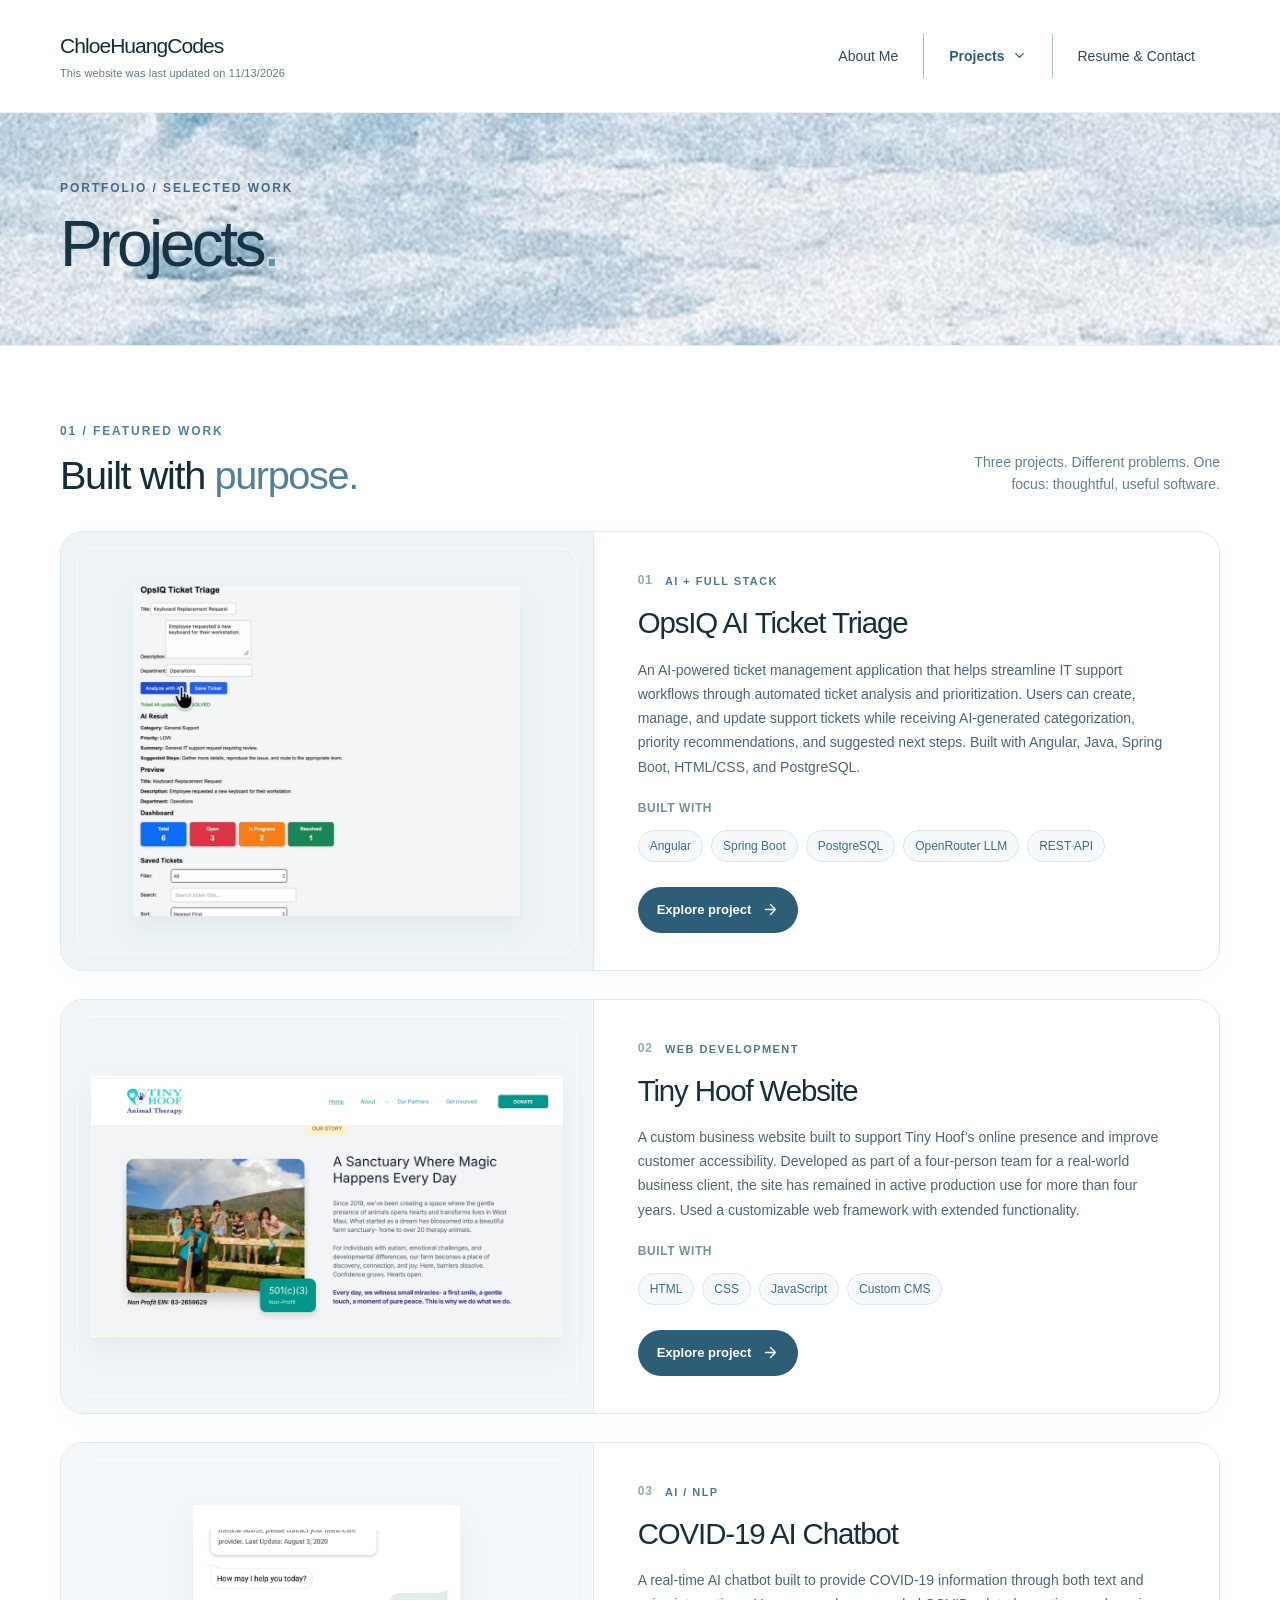
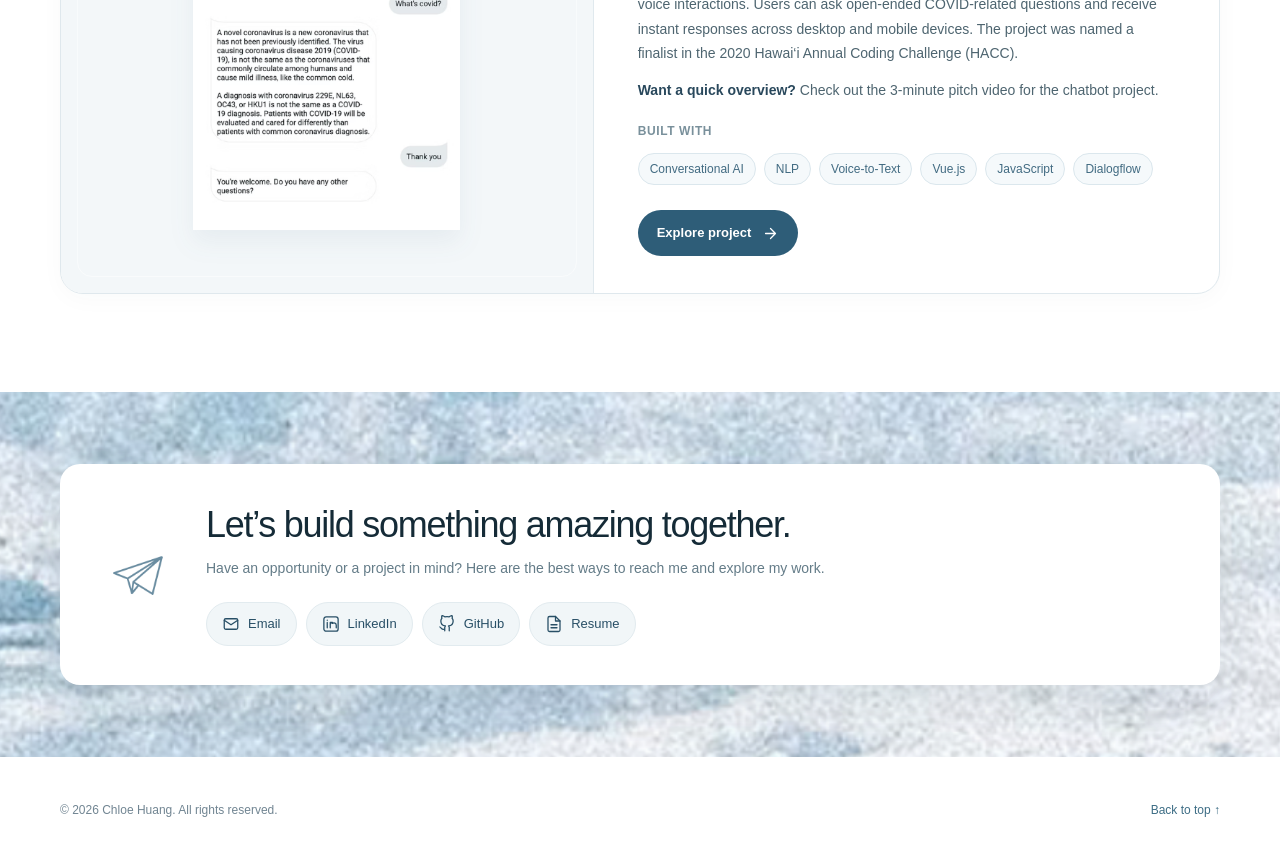
<file: general-5/index.html>
<!doctype html>
<html lang="en">
<head>
<meta charset="utf-8">
<meta name="viewport" content="width=device-width, initial-scale=1">
<meta name="description" content="Software engineering projects by Chloe Huang: OpsIQ AI Ticket Triage, Tiny Hoof Website, and the COVID-19 AI Chatbot.">
<title>Projects | ChloeHuangCodes</title>
<style>
:root{--ink:#152b37;--body:#354b56;--blue:#527f98;--blue-deep:#2e5d78;--border:#dce6ec;--paper:#fff;--mist:#f5f8fa;--cloud:#eaf3f7}
*,*::before,*::after{box-sizing:border-box}
html{scroll-behavior:smooth}
body{margin:0;background:var(--paper);color:var(--ink);font:300 16px/1.65 "Helvetica Neue",Helvetica,Arial,sans-serif;-webkit-font-smoothing:antialiased}
a{color:inherit}
button{font:inherit}
:focus-visible{outline:3px solid var(--blue-deep);outline-offset:4px;border-radius:3px}
img{max-width:100%;height:auto}
svg{width:20px;height:20px;flex:none}
.skip-link{position:fixed;left:16px;top:-80px;z-index:1000;background:#fff;padding:10px 16px;box-shadow:0 2px 16px #0002}
.skip-link:focus{top:14px}
.shell{width:min(1160px,calc(100% - 64px));margin-inline:auto}
/* Matching the About Me header */
.site-header{background:white;position:relative;z-index:20;border-bottom:1px solid #edf1f3}
.header-row{min-height:112px;display:flex;justify-content:space-between;align-items:center;gap:32px}
.brand-name{display:block;font-size:21px;font-weight:500;letter-spacing:-.045em;text-decoration:none;line-height:1.3;color:#172b34}
.updated{display:block;margin-top:7px;font-size:11px;letter-spacing:.01em;color:#667b85;line-height:1.3}
.main-nav{display:flex;align-items:stretch;gap:0;margin-left:auto}
.nav-link,.nav-trigger{font:400 14px/1.35 "Helvetica Neue",Helvetica,Arial,sans-serif;display:flex;align-items:center;justify-content:center;text-decoration:none;white-space:nowrap;padding:13px 25px;border:0;background:transparent;color:#334955;min-height:44px;cursor:pointer}
.nav-link+.dropdown,.dropdown+.nav-link{border-left:1px solid #a9bbc3}
.nav-link:hover,.nav-trigger:hover,.nav-link[aria-current=page],.nav-trigger.current{color:var(--blue-deep)}
.nav-trigger.current{font-weight:600}
.dropdown{position:relative}
.nav-trigger{gap:7px}
.nav-trigger svg{width:15px;height:15px;transition:transform .18s ease}
.nav-trigger[aria-expanded=true] svg{transform:rotate(180deg)}
.project-menu[hidden]{display:none}
.project-menu{position:absolute;top:calc(100% + 11px);left:50%;transform:translateX(-50%);width:285px;z-index:30;background:white;box-shadow:0 18px 50px #14324429;border:1px solid #dae4e9;border-radius:12px;padding:8px}
.project-menu a{display:block;padding:13px 14px;font-size:14px;line-height:1.4;text-decoration:none;color:#314e60;border-radius:8px}
.project-menu a:hover,.project-menu a:focus-visible{background:#eef5f8;color:var(--blue-deep)}
.project-menu a+a{border-top:1px solid #eef1f3}
.project-menu .all-projects{font-weight:600;color:var(--blue-deep);background:#f0f6f9}
/* Hero: same cloud palette, page-specific title rather than an About Me photo */
.page-hero{background:#e3eff5 url('../assets/cloud-texture.png') center/cover no-repeat;border-bottom:1px solid #e4edf1}
.page-hero-inner{min-height:232px;display:flex;flex-direction:column;align-items:flex-start;justify-content:center;padding-block:42px}
.eyebrow{font-size:12px;font-weight:700;letter-spacing:.16em;text-transform:uppercase;color:#406c86;margin:0 0 15px;line-height:1.4}
.page-hero h1{font-size:clamp(44px,5vw,68px);line-height:1.05;letter-spacing:-.055em;font-weight:400;margin:0;color:#173344}
.page-hero .subtitle{font-size:16px;line-height:1.65;color:#38596b;max-width:660px;margin:17px 0 0}
/* Main content */
.main-content{padding-block:76px 98px}
.section-heading{display:flex;align-items:end;justify-content:space-between;gap:24px;margin-bottom:32px}
.section-kicker{font-size:12px;letter-spacing:.16em;text-transform:uppercase;font-weight:700;color:var(--blue);margin:0 0 10px}
.section-heading h2{font-size:clamp(29px,3.1vw,41px);line-height:1.2;font-weight:400;letter-spacing:-.035em;margin:0}
.section-heading h2 span{color:var(--blue)}
.section-heading .section-note{font-size:14px;line-height:1.6;color:#667f8c;max-width:270px;margin:0 0 4px;text-align:right}
.project-list{display:grid;gap:28px}
.project-card{display:grid;grid-template-columns:minmax(0,0.92fr) minmax(0,1.08fr);background:white;border:1px solid #dfe8ed;border-radius:23px;overflow:hidden;box-shadow:0 5px 24px #173c4b07}
.project-card:focus-within{border-color:#afc9d7}
.project-media{background:#eef4f6;min-height:340px;display:flex;align-items:center;justify-content:center;padding:30px;position:relative;border-right:1px solid #e0e9ee}
.project-media::after{content:"";position:absolute;inset:16px;border:1px solid #ffffff75;border-radius:15px;pointer-events:none}
.project-media a{display:flex;align-items:center;justify-content:center;width:100%;height:100%;min-height:260px;position:relative;z-index:1}
.project-media img{display:block;width:100%;height:100%;max-height:330px;object-fit:contain;filter:drop-shadow(0 12px 12px #31566d10);transition:transform .2s ease}
.project-media a:hover img{transform:scale(1.018)}
.project-card:nth-child(2) .project-media{background:#f1f5f7}
.project-card:nth-child(3) .project-media{background:#f3f7f9}
.project-card:nth-child(3) .project-media img{max-height:325px;width:auto;max-width:100%}
.project-content{padding:39px 44px 37px;display:flex;flex-direction:column;align-items:flex-start}
.project-meta{display:flex;gap:12px;align-items:center;margin-bottom:15px}
.project-index{font-size:12px;font-weight:600;color:#94a9b4;letter-spacing:.08em}
.project-category{font-size:11px;font-weight:700;letter-spacing:.13em;color:#4e7890;text-transform:uppercase}
.project-content h3{font-size:clamp(24px,2.3vw,32px);line-height:1.17;letter-spacing:-.038em;font-weight:500;margin:0 0 17px;color:#172d39}
.project-content h3 a{text-decoration:none}
.project-content h3 a:hover{text-decoration:underline;text-decoration-color:#85a8ba;text-underline-offset:5px}
.project-description{color:#4e6570;font-size:14px;line-height:1.73;margin:0 0 20px;font-weight:300}
.project-description.extra{margin-top:-7px}
.project-description strong{font-weight:600;color:#29485c}
.tech-heading{color:#79909b;font-size:12px;font-weight:600;letter-spacing:.05em;text-transform:uppercase;margin:0 0 11px}
.tech-list{list-style:none;display:flex;flex-wrap:wrap;gap:8px;margin:0 0 25px;padding:0}
.tech-list li{border:1px solid #dbe7ed;border-radius:100px;background:#f5f9fb;color:#426b82;font-size:12px;line-height:1.35;font-weight:500;padding:7px 11px}
.project-link{margin-top:auto;display:inline-flex;gap:11px;align-items:center;justify-content:center;min-height:46px;border-radius:100px;background:#2e5d78;color:#fff;text-decoration:none;font-size:13px;font-weight:600;padding:10px 19px;transition:background .2s ease,transform .2s ease}
.project-link svg{width:17px;height:17px}
.project-link:hover{background:#20465e;transform:translateY(-2px)}
/* Contact strip: same design language and real SVG icons as the homepage */
.connect{background:#dceaf1 url('../assets/cloud-texture.png') center/cover no-repeat;padding:72px 0}
.connect-panel{background:#fff;border-radius:20px;box-shadow:0 18px 60px #1b44521e;padding:39px 48px;display:grid;grid-template-columns:76px minmax(0,1fr);gap:22px;align-items:center}
.plane{width:66px;height:66px;object-fit:contain}
.connect h2{font-size:clamp(27px,3vw,36px);font-weight:400;line-height:1.2;letter-spacing:-.035em;margin:0}
.connect p{font-size:14px;color:#647c88;margin:11px 0 22px}
.contact-links{display:flex;gap:9px;flex-wrap:wrap}
.contact-links a{font-size:13px;font-weight:500;display:inline-flex;gap:8px;align-items:center;text-decoration:none;color:#284f66;background:#f1f6f8;border:1px solid #e2ebef;border-radius:100px;padding:10px 15px;min-height:42px}
.contact-links a:hover{background:#e5f0f5;border-color:#b7cfdc}
.contact-links svg{width:18px;height:18px}
.site-footer{min-height:108px;display:flex;align-items:center;justify-content:space-between;gap:25px;color:#718592;font-size:12px}
.back-top{text-decoration:none;color:#3d6d85}
.back-top:hover{text-decoration:underline}
@media(max-width:1020px){.shell{width:min(100% - 48px,900px)}.header-row{gap:18px}.nav-link,.nav-trigger{padding-inline:18px}.project-card{grid-template-columns:minmax(0,.9fr) minmax(0,1.1fr)}.project-media{padding:22px;min-height:300px}.project-content{padding:30px 30px 30px}.connect-panel{padding:35px}}
@media(max-width:750px){.header-row{min-height:0;display:block;padding-block:20px}.main-nav{margin:21px -7px 0;justify-content:space-between}.nav-link,.nav-trigger{padding:10px 10px;font-size:13px}.nav-link+.dropdown,.dropdown+.nav-link{border-color:#ccd8de}.page-hero-inner{min-height:200px;padding-block:35px}.main-content{padding-block:55px 70px}.project-card{grid-template-columns:1fr}.project-media{min-height:260px;border-right:0;border-bottom:1px solid #e0e9ee}.project-media a{min-height:215px}.project-content{padding:29px 30px 32px}.section-heading{align-items:start}.section-heading .section-note{max-width:190px}.connect{padding:50px 0}}
@media(max-width:520px){body{font-size:15px}.shell{width:calc(100% - 36px)}.brand-name{font-size:20px}.updated{font-size:10px}.main-nav{margin-inline:-4px}.nav-link,.nav-trigger{font-size:12px;padding:8px 9px}.nav-trigger{gap:3px}.nav-trigger svg{width:13px;height:13px}.project-menu{width:min(280px,calc(100vw - 36px))}.page-hero-inner{min-height:188px}.page-hero .subtitle{font-size:14px}.main-content{padding-block:46px 59px}.section-heading{display:block;margin-bottom:25px}.section-heading .section-note{text-align:left;margin-top:10px}.project-list{gap:20px}.project-card{border-radius:18px}.project-media{padding:18px;min-height:205px}.project-media a{min-height:175px}.project-media img{max-height:210px}.project-card:nth-child(3) .project-media img{max-height:220px}.project-content{padding:24px 23px 27px}.project-content h3{font-size:26px}.project-description{font-size:14px}.connect-panel{grid-template-columns:1fr;padding:29px 23px}.plane{height:48px;width:48px}.connect h2{font-size:29px}.contact-links a{font-size:12px}.site-footer{min-height:100px;flex-direction:column;align-items:start;justify-content:center;gap:5px}}
@media(prefers-reduced-motion:reduce){html{scroll-behavior:auto}*,*::before,*::after{transition:none!important;animation:none!important}}
</style>
</head>
<body>
<a class="skip-link" href="#main-content">Skip to projects</a>
<header class="site-header" id="top">
  <div class="header-row shell">
    <div class="brand"><a class="brand-name" href="../">ChloeHuangCodes</a><span class="updated">This website was last updated on 11/13/2026</span></div>
    <nav class="main-nav" aria-label="Main navigation">
      <a class="nav-link" href="../">About Me</a>
      <div class="dropdown">
        <button class="nav-trigger current" type="button" id="projects-toggle" aria-haspopup="true" aria-expanded="false" aria-controls="projects-menu">Projects
          <svg viewBox="0 0 24 24" fill="none" stroke="currentColor" stroke-width="2" stroke-linecap="round" stroke-linejoin="round" aria-hidden="true"><path d="m6 9 6 6 6-6"/></svg>
        </button>
        <div class="project-menu" id="projects-menu" hidden>
          <a class="all-projects" href="./" aria-current="page">All Projects</a>
          <a href="../opsiq-ai-ticket-triage/">OpsIQ AI Ticket Triage</a>
          <a href="../tiny-hoof-website/">Tiny Hoof Website</a>
          <a href="../covid19-ai-chatbot/">COVID-19 AI Chatbot</a>
        </div>
      </div>
      <a class="nav-link" href="../lead-collection/">Resume &amp; Contact</a>
    </nav>
  </div>
</header>
<main id="main-content">
  <section class="page-hero" aria-labelledby="page-title">
    <div class="page-hero-inner shell">
      <p class="eyebrow">Portfolio / Selected work</p>
      <h1 id="page-title">Projects<span style="color:#6491a9">.</span></h1>
    </div>
  </section>
  <section class="main-content shell" aria-labelledby="work-heading">
    <div class="section-heading">
      <div><p class="section-kicker">01 / FEATURED WORK</p><h2 id="work-heading">Built with <span>purpose.</span></h2></div>
      <p class="section-note">Three projects. Different problems. One focus: thoughtful, useful software.</p>
    </div>
    <div class="project-list">
      <article class="project-card" aria-labelledby="opsiq-title">
        <div class="project-media"><a href="../opsiq-ai-ticket-triage/" aria-label="Explore OpsIQ AI Ticket Triage"><img src="../assets/opsiq-preview.jpg" alt="OpsIQ AI Ticket Triage interface displaying ticket details, AI analysis, and dashboard metrics" loading="eager"></a></div>
        <div class="project-content">
          <div class="project-meta"><span class="project-index">01</span><span class="project-category">AI + Full Stack</span></div>
          <h3 id="opsiq-title"><a href="../opsiq-ai-ticket-triage/">OpsIQ AI Ticket Triage</a></h3>
          <p class="project-description">An AI-powered ticket management application that helps streamline IT support workflows through automated ticket analysis and prioritization. Users can create, manage, and update support tickets while receiving AI-generated categorization, priority recommendations, and suggested next steps. Built with Angular, Java, Spring Boot, HTML/CSS, and PostgreSQL.</p>
          <p class="tech-heading">Built with</p>
          <ul class="tech-list" aria-label="OpsIQ technologies"><li>Angular</li><li>Spring Boot</li><li>PostgreSQL</li><li>OpenRouter LLM</li><li>REST API</li></ul>
          <a class="project-link" href="../opsiq-ai-ticket-triage/">Explore project <svg viewBox="0 0 24 24" fill="none" stroke="currentColor" stroke-width="1.8" stroke-linecap="round" stroke-linejoin="round" aria-hidden="true"><path d="M5 12h14m-7-7 7 7-7 7"/></svg></a>
        </div>
      </article>
      <article class="project-card" aria-labelledby="tiny-title">
        <div class="project-media"><a href="../tiny-hoof-website/" aria-label="Explore Tiny Hoof Website"><img src="../assets/tiny-hoof-preview.png" alt="Tiny Hoof Animal Therapy website featuring a Maui farm, rainbow, and organization story" loading="eager"></a></div>
        <div class="project-content">
          <div class="project-meta"><span class="project-index">02</span><span class="project-category">Web Development</span></div>
          <h3 id="tiny-title"><a href="../tiny-hoof-website/">Tiny Hoof Website</a></h3>
          <p class="project-description">A custom business website built to support Tiny Hoof’s online presence and improve customer accessibility. Developed as part of a four-person team for a real-world business client, the site has remained in active production use for more than four years. Used a customizable web framework with extended functionality.</p>
          <p class="tech-heading">Built with</p>
          <ul class="tech-list" aria-label="Tiny Hoof technologies"><li>HTML</li><li>CSS</li><li>JavaScript</li><li>Custom CMS</li></ul>
          <a class="project-link" href="../tiny-hoof-website/">Explore project <svg viewBox="0 0 24 24" fill="none" stroke="currentColor" stroke-width="1.8" stroke-linecap="round" stroke-linejoin="round" aria-hidden="true"><path d="M5 12h14m-7-7 7 7-7 7"/></svg></a>
        </div>
      </article>
      <article class="project-card" aria-labelledby="covid-title">
        <div class="project-media"><a href="../covid19-ai-chatbot/" aria-label="Explore COVID-19 AI Chatbot"><img src="../assets/covid-conversation.png" alt="COVID-19 chatbot conversation showing question and answer messages" loading="eager"></a></div>
        <div class="project-content">
          <div class="project-meta"><span class="project-index">03</span><span class="project-category">AI / NLP</span></div>
          <h3 id="covid-title"><a href="../covid19-ai-chatbot/">COVID-19 AI Chatbot</a></h3>
          <p class="project-description">A real-time AI chatbot built to provide COVID-19 information through both text and voice interactions. Users can ask open-ended COVID-related questions and receive instant responses across desktop and mobile devices. The project was named a finalist in the 2020 Hawai‘i Annual Coding Challenge (HACC).</p>
          <p class="project-description extra"><strong>Want a quick overview?</strong> Check out the 3-minute pitch video for the chatbot project.</p>
          <p class="tech-heading">Built with</p>
          <ul class="tech-list" aria-label="COVID-19 chatbot technologies"><li>Conversational AI</li><li>NLP</li><li>Voice-to-Text</li><li>Vue.js</li><li>JavaScript</li><li>Dialogflow</li></ul>
          <a class="project-link" href="../covid19-ai-chatbot/">Explore project <svg viewBox="0 0 24 24" fill="none" stroke="currentColor" stroke-width="1.8" stroke-linecap="round" stroke-linejoin="round" aria-hidden="true"><path d="M5 12h14m-7-7 7 7-7 7"/></svg></a>
        </div>
      </article>
    </div>
  </section>
  <section class="connect" aria-labelledby="connect-heading">
    <div class="connect-panel shell">
      <img class="plane" src="../assets/paper-plane.png" alt="" width="70" height="70" loading="eager">
      <div>
        <h2 id="connect-heading">Let’s build something amazing together.</h2>
        <p>Have an opportunity or a project in mind? Here are the best ways to reach me and explore my work.</p>
        <div class="contact-links">
          <a href="mailto:chloehuangjobs@gmail.com"><svg viewBox="0 0 24 24" fill="none" stroke="currentColor" stroke-width="1.7" stroke-linecap="round" stroke-linejoin="round" aria-hidden="true"><rect x="3" y="5" width="18" height="14" rx="2"/><path d="m3 7 9 6 9-6"/></svg>Email</a>
          <a href="https://www.linkedin.com/in/chloe-huang-tech/" target="_blank" rel="noopener noreferrer"><svg viewBox="0 0 24 24" fill="none" stroke="currentColor" stroke-width="1.7" stroke-linecap="round" stroke-linejoin="round" aria-hidden="true"><rect x="2.5" y="2.5" width="19" height="19" rx="3"/><path d="M7 10v7M7 7h.01M11 17v-7h3v1.3a3 3 0 0 1 5 2.3V17M11 12.5a3 3 0 0 1 3-2.5"/></svg>LinkedIn</a>
          <a href="https://github.com/chloehuang2021" target="_blank" rel="noopener noreferrer"><svg viewBox="0 0 24 24" fill="none" stroke="currentColor" stroke-width="1.7" stroke-linecap="round" stroke-linejoin="round" aria-hidden="true"><path d="M9 19c-4.5 1.4-4.5-2.5-6.5-3M15 21v-3.8a3.3 3.3 0 0 0-.9-2.6c3-.3 6.1-1.5 6.1-6.7a5.1 5.1 0 0 0-1.4-3.5 4.7 4.7 0 0 0-.1-3.5S17.5.5 15 2.4a13 13 0 0 0-6 0C6.5.5 5.3.9 5.3.9a4.7 4.7 0 0 0-.1 3.5 5.1 5.1 0 0 0-1.4 3.5c0 5.2 3.1 6.4 6.1 6.7A3.3 3.3 0 0 0 9 17.2V21"/></svg>GitHub</a>
          <a href="../lead-collection/"><svg viewBox="0 0 24 24" fill="none" stroke="currentColor" stroke-width="1.7" stroke-linecap="round" stroke-linejoin="round" aria-hidden="true"><path d="M14 2H6a2 2 0 0 0-2 2v16a2 2 0 0 0 2 2h12a2 2 0 0 0 2-2V8z"/><path d="M14 2v6h6M8 13h8M8 17h8"/></svg>Resume</a>
        </div>
      </div>
    </div>
  </section>
</main>
<footer class="site-footer shell"><span>© 2026 Chloe Huang. All rights reserved.</span><a class="back-top" href="#top">Back to top ↑</a></footer>
<script>
(function(){
  var toggle=document.getElementById('projects-toggle');
  var menu=document.getElementById('projects-menu');
  if(!toggle||!menu) return;
  function setOpen(open){toggle.setAttribute('aria-expanded',String(open));menu.hidden=!open;}
  toggle.addEventListener('click',function(e){e.stopPropagation();setOpen(menu.hidden);});
  document.addEventListener('click',function(e){if(!menu.contains(e.target)&&e.target!==toggle&&!toggle.contains(e.target))setOpen(false);});
  document.addEventListener('keydown',function(e){if(e.key==='Escape'&&!menu.hidden){setOpen(false);toggle.focus();}});
})();
</script>
</body>
</html>
</file>
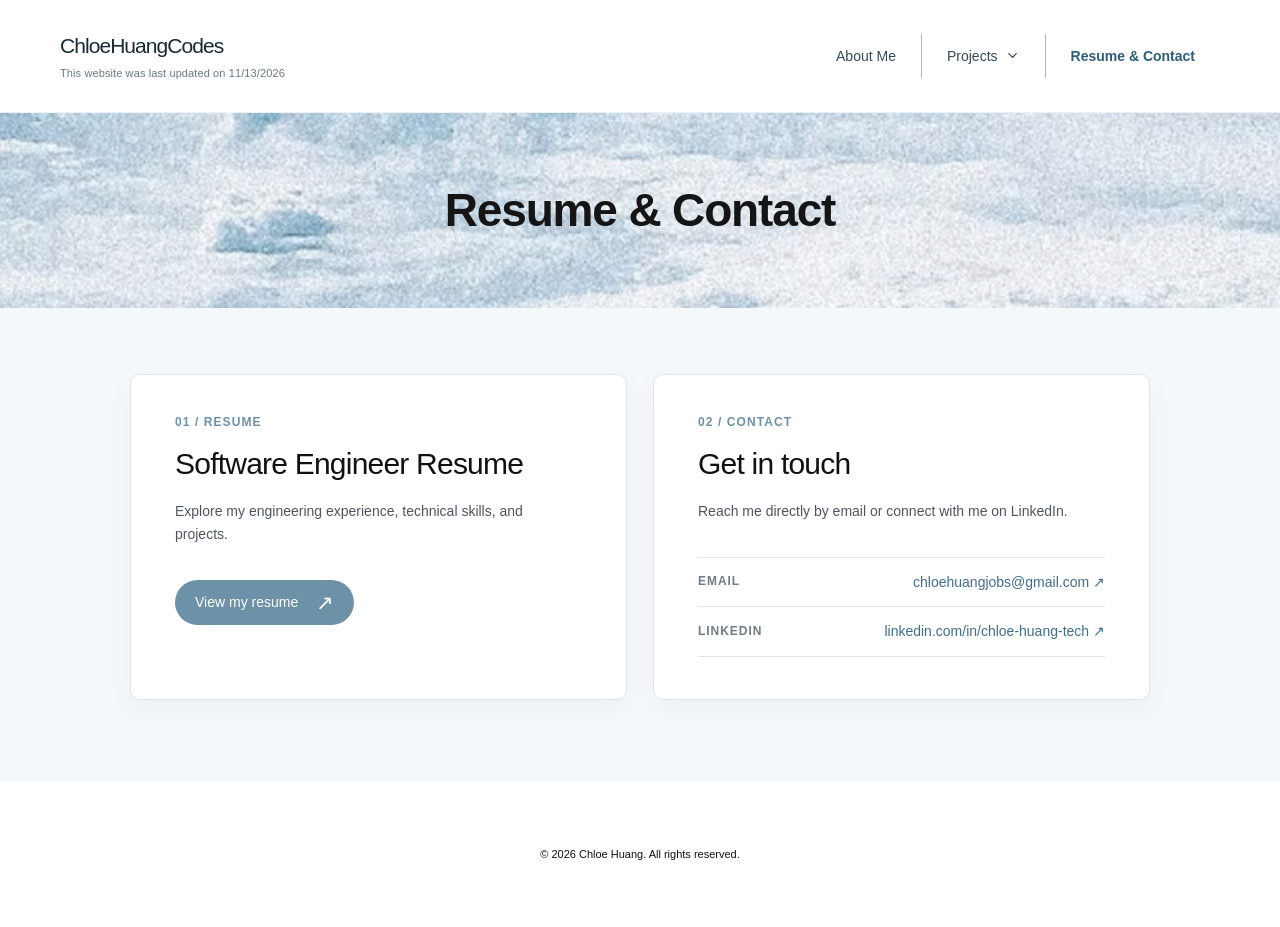
<file: lead-collection/index.html>
<!doctype html>
<html lang="en">
<head>
<meta charset="utf-8">
<meta name="viewport" content="width=device-width, initial-scale=1">
<meta name="description" content="Chloe Huang | Software Engineer resume, email and LinkedIn contact details.">
<title>Resume &amp; Contact | ChloeHuangCodes</title>
<style>
:root{--blue:#6d91a7;--nav-active:#789db7;--ink:#111;--muted:#5c6470;--line:#dce7eb;--soft:#f5f8fa}
*{box-sizing:border-box}
html{scroll-behavior:smooth}
body{margin:0;background:#fff;color:var(--ink);font:300 14px/1.6 "Helvetica Neue",Helvetica,Arial,sans-serif;-webkit-font-smoothing:antialiased}
a{color:inherit}
a:focus-visible,button:focus-visible{outline:2px solid var(--blue);outline-offset:4px}
/* Header and dropdown: matches the redesigned About Me and Projects pages. */
:root{--blue-deep:#2e5d78}
button{font:inherit}
.shell{width:min(1160px,calc(100% - 64px));margin-inline:auto}
.site-header{background:white;position:relative;z-index:20;border-bottom:1px solid #edf1f3}
.header-row{min-height:112px;display:flex;justify-content:space-between;align-items:center;gap:32px}
.brand-name{display:block;font-size:21px;font-weight:500;letter-spacing:-.045em;text-decoration:none;line-height:1.3;color:#172b34}
.updated{display:block;margin-top:7px;font-size:11px;letter-spacing:.01em;color:#667b85;line-height:1.3}
.main-nav{display:flex;align-items:stretch;gap:0;margin-left:auto}
.nav-link,.nav-trigger{font:400 14px/1.35 "Helvetica Neue",Helvetica,Arial,sans-serif;display:flex;align-items:center;justify-content:center;text-decoration:none;white-space:nowrap;padding:13px 25px;border:0;background:transparent;color:#334955;min-height:44px;cursor:pointer}
.nav-link+.dropdown,.dropdown+.nav-link{border-left:1px solid #a9bbc3}
.nav-link:hover,.nav-trigger:hover,.nav-link[aria-current=page]{color:var(--blue-deep)}
.nav-link[aria-current=page]{font-weight:600}
.dropdown{position:relative}
.nav-trigger{gap:7px}
.nav-trigger svg{width:15px;height:15px;transition:transform .18s ease}
.nav-trigger[aria-expanded=true]{color:var(--blue-deep)}
.nav-trigger[aria-expanded=true] svg{transform:rotate(180deg)}
.project-menu[hidden]{display:none}
.project-menu{position:absolute;top:calc(100% + 11px);left:50%;transform:translateX(-50%);width:285px;z-index:30;background:white;box-shadow:0 18px 50px #14324429;border:1px solid #dae4e9;border-radius:12px;padding:8px}
.project-menu a{display:block;padding:13px 14px;font-size:14px;line-height:1.4;text-decoration:none;color:#314e60;border-radius:8px}
.project-menu a:hover,.project-menu a:focus-visible{background:#eef5f8;color:var(--blue-deep)}
.project-menu a+a{border-top:1px solid #eef1f3}
.project-menu .all-projects{font-weight:600;color:var(--blue-deep);background:#f0f6f9}
/* Calm sky banner matches the visual language on the Projects overview. */
.title-band{min-height:195px;background:#c5dde9 url('../assets/cloud-texture.png') center center/cover no-repeat;display:flex;justify-content:center;align-items:center;text-align:center;padding:38px 20px}
.title-band h1{font-size:46px;font-weight:600;line-height:1.12;letter-spacing:-.025em;margin:0;color:#151515}
/* Simple two-column layout, with no inactive Wix form or backend. */
.main-area{background:var(--soft);padding:66px 24px 82px}
.contact-grid{max-width:1020px;margin:0 auto;display:grid;grid-template-columns:1fr 1fr;gap:26px}
.panel{background:#fff;border:1px solid var(--line);border-radius:10px;min-height:326px;padding:38px 44px 40px;box-shadow:0 9px 24px rgba(61,96,114,.05)}
.eyebrow{color:var(--blue);font-weight:600;letter-spacing:.09em;font-size:12px;margin:0 0 13px;text-transform:uppercase}
.panel h2{font-size:30px;font-weight:400;letter-spacing:-.026em;line-height:1.25;margin:0 0 17px}
.panel .summary{max-width:380px;color:#4e5560;margin:0 0 34px;font-size:14px;line-height:1.65}
.primary-link{display:inline-flex;gap:18px;justify-content:space-between;align-items:center;text-decoration:none;background:var(--blue);color:#fff;border-radius:40px;min-height:45px;padding:11px 20px;font-weight:400;transition:background .18s ease}
.primary-link:hover{background:#547c95}
.primary-link .arrow{font-size:21px;font-weight:300;line-height:1}
.direct-link{display:flex;flex-wrap:wrap;justify-content:space-between;align-items:center;gap:5px 18px;padding:13px 0;border-top:1px solid var(--line);text-decoration:none}
.direct-link:last-child{border-bottom:1px solid var(--line)}
.direct-link:hover .value{text-decoration:underline}
.direct-link .type{font-size:12px;letter-spacing:.08em;text-transform:uppercase;font-weight:600;color:#6e7d85}
.direct-link .value{font-size:14px;color:#416e8d;overflow-wrap:anywhere}
.contact-note{font-size:12px;color:#64717b;margin:16px 0 0}
.copyright{height:145px;display:flex;align-items:center;justify-content:center;font-size:11px;text-align:center;padding:20px;background:#fff}
@media(max-width:900px){.title-band{min-height:150px}.title-band h1{font-size:38px}.main-area{padding:40px 20px 60px}.panel{padding:30px 28px;min-height:0}.contact-grid{gap:20px}.panel h2{font-size:27px}}
@media(max-width:1020px){.shell{width:min(100% - 48px,900px)}.header-row{gap:18px}.nav-link,.nav-trigger{padding-inline:18px}}
@media(max-width:750px){.header-row{min-height:0;display:block;padding-block:20px}.main-nav{margin:21px -7px 0;justify-content:space-between}.nav-link,.nav-trigger{padding:10px 10px;font-size:13px}.nav-link+.dropdown,.dropdown+.nav-link{border-color:#ccd8de}}
@media(max-width:520px){.shell{width:calc(100% - 36px)}.brand-name{font-size:20px}.updated{font-size:10px}.main-nav{margin-inline:-4px}.nav-link,.nav-trigger{font-size:12px;padding:8px 9px}.nav-trigger{gap:3px}.nav-trigger svg{width:13px;height:13px}.project-menu{left:50%;width:min(280px,calc(100vw - 36px))}}
@media(max-width:650px){.contact-grid{grid-template-columns:1fr}.panel{padding:30px 26px;min-height:0}.title-band h1{font-size:34px}.copyright{height:115px}.direct-link .value{width:100%}}
@media(prefers-reduced-motion:reduce){html{scroll-behavior:auto}.primary-link{transition:none}}
</style>
</head>
<body>
<header class="site-header" id="top">
  <div class="header-row shell">
    <div class="brand">
      <a class="brand-name" href="../">ChloeHuangCodes</a>
      <span class="updated">This website was last updated on 11/13/2026</span>
    </div>
    <nav class="main-nav" aria-label="Main navigation">
      <a class="nav-link" href="../">About Me</a>
      <div class="dropdown">
        <button class="nav-trigger" type="button" id="projects-toggle" aria-expanded="false" aria-controls="projects-menu" aria-haspopup="true">Projects <svg aria-hidden="true" viewBox="0 0 24 24" fill="none" stroke="currentColor" stroke-width="2" stroke-linecap="round" stroke-linejoin="round"><path d="m6 9 6 6 6-6"/></svg></button>
        <div class="project-menu" id="projects-menu" hidden>
          <a class="all-projects" href="../general-5/">All Projects</a>
          <a href="../opsiq-ai-ticket-triage/">OpsIQ AI Ticket Triage</a>
          <a href="../tiny-hoof-website/">Tiny Hoof Website</a>
          <a href="../covid19-ai-chatbot/">COVID-19 AI Chatbot</a>
        </div>
      </div>
      <a class="nav-link" href="./" aria-current="page">Resume &amp; Contact</a>
    </nav>
  </div>
</header>
<main>
  <section class="title-band" aria-labelledby="page-title"><h1 id="page-title">Resume &amp; Contact</h1></section>
  <div class="main-area">
    <div class="contact-grid">
      <section class="panel" aria-labelledby="resume-heading">
        <p class="eyebrow">01 / Resume</p>
        <h2 id="resume-heading">Software Engineer Resume</h2>
        <p class="summary">Explore my engineering experience, technical skills, and projects.</p>
        <!-- Replace the Wix-hosted URL with a GitHub-hosted PDF before ending Wix hosting. -->
        <a class="primary-link" href="https://www.chloehuangcodes.com/_files/ugd/94832e_301f1b1396ba4e5b8d8ef6151b4d2612.pdf" target="_blank" rel="noopener noreferrer">View my resume <span class="arrow" aria-hidden="true">↗</span></a>
      </section>
      <section class="panel" aria-labelledby="contact-heading">
        <p class="eyebrow">02 / Contact</p>
        <h2 id="contact-heading">Get in touch</h2>
        <p class="summary">Reach me directly by email or connect with me on LinkedIn.</p>
        <a class="direct-link" href="mailto:chloehuangjobs@gmail.com"><span class="type">Email</span><span class="value">chloehuangjobs@gmail.com ↗</span></a>
        <a class="direct-link" href="https://www.linkedin.com/in/chloe-huang-tech/" target="_blank" rel="noopener noreferrer"><span class="type">LinkedIn</span><span class="value">linkedin.com/in/chloe-huang-tech ↗</span></a>
      </section>
    </div>
  </div>
</main>
<footer class="copyright">© 2026 Chloe Huang. All rights reserved.</footer>
<script>
(function(){
  var toggle=document.getElementById('projects-toggle');
  var menu=document.getElementById('projects-menu');
  if(!toggle||!menu)return;
  function setOpen(open){toggle.setAttribute('aria-expanded',String(open));menu.hidden=!open;}
  toggle.addEventListener('click',function(e){e.stopPropagation();setOpen(menu.hidden);});
  document.addEventListener('click',function(e){if(!menu.contains(e.target)&&e.target!==toggle&&!toggle.contains(e.target))setOpen(false);});
  document.addEventListener('keydown',function(e){if(e.key==='Escape'&&!menu.hidden){setOpen(false);toggle.focus();}});
})();
</script>
</body>
</html>
</file>
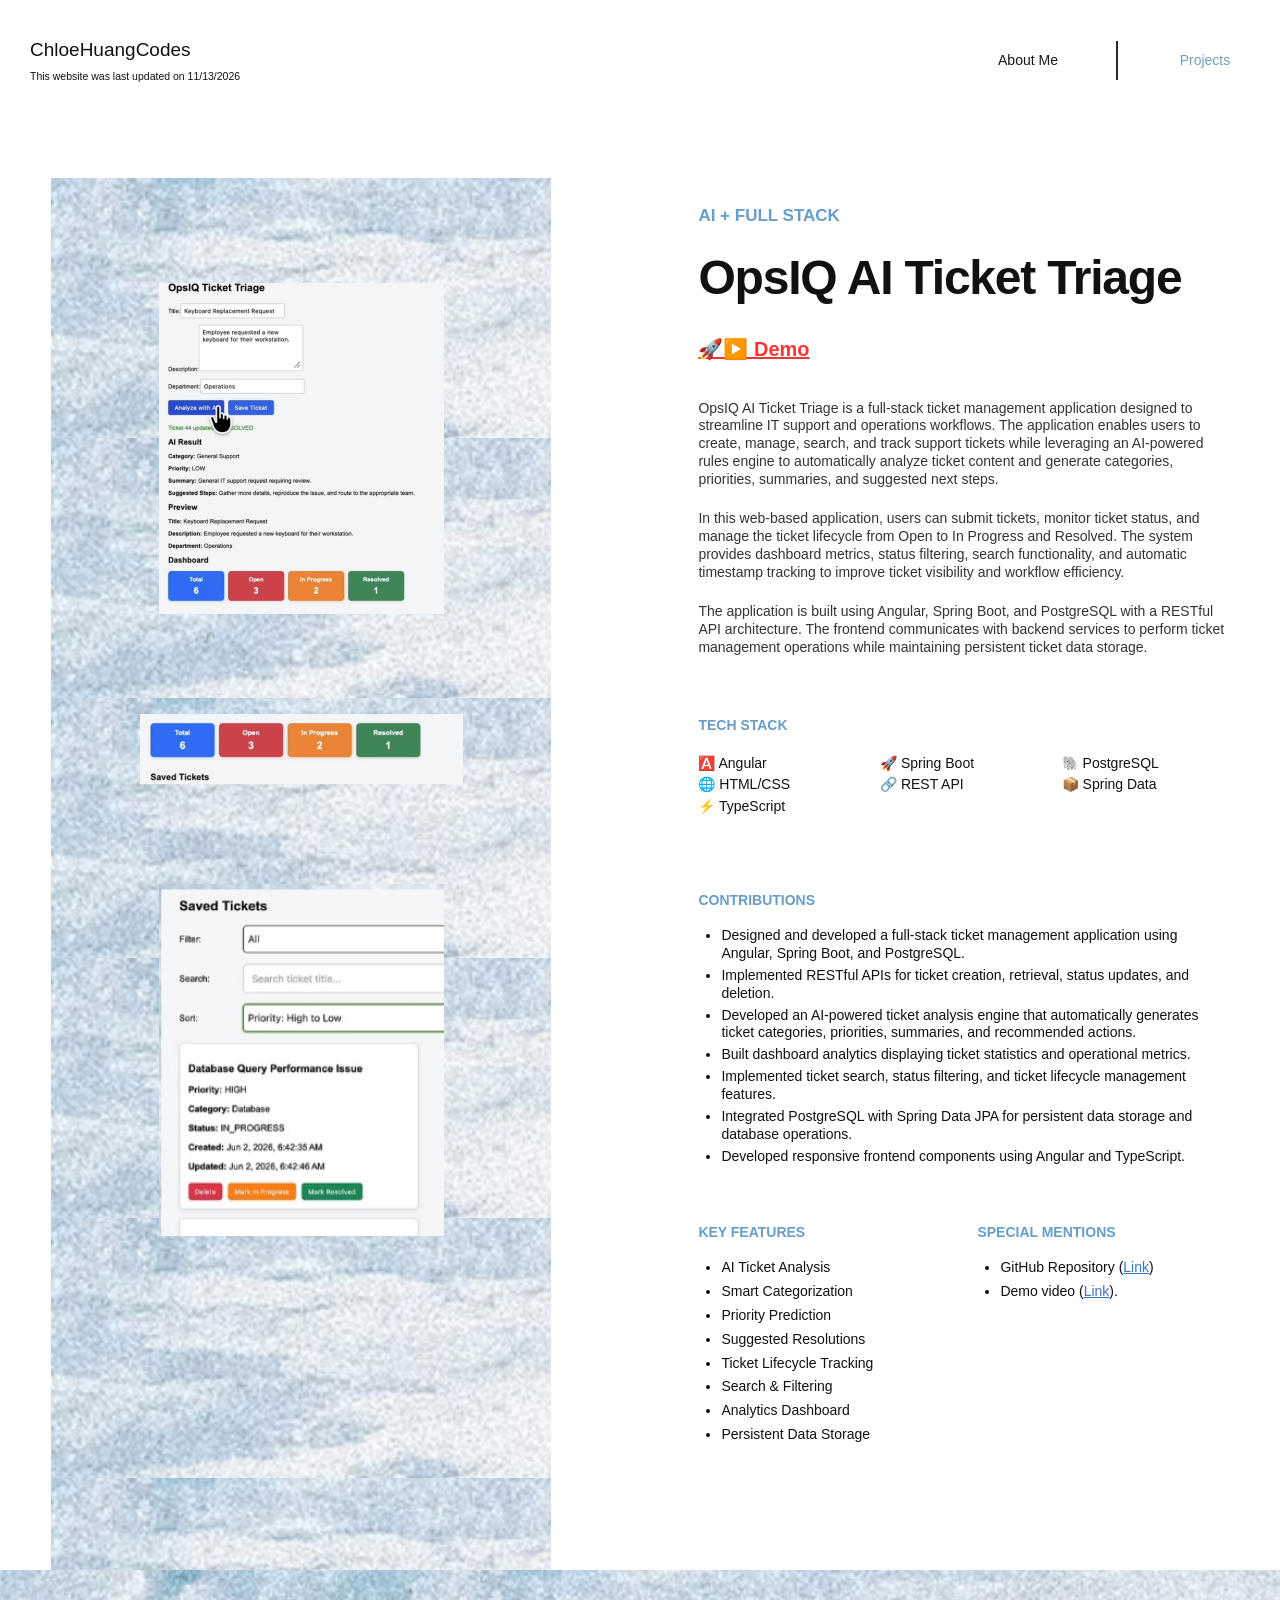
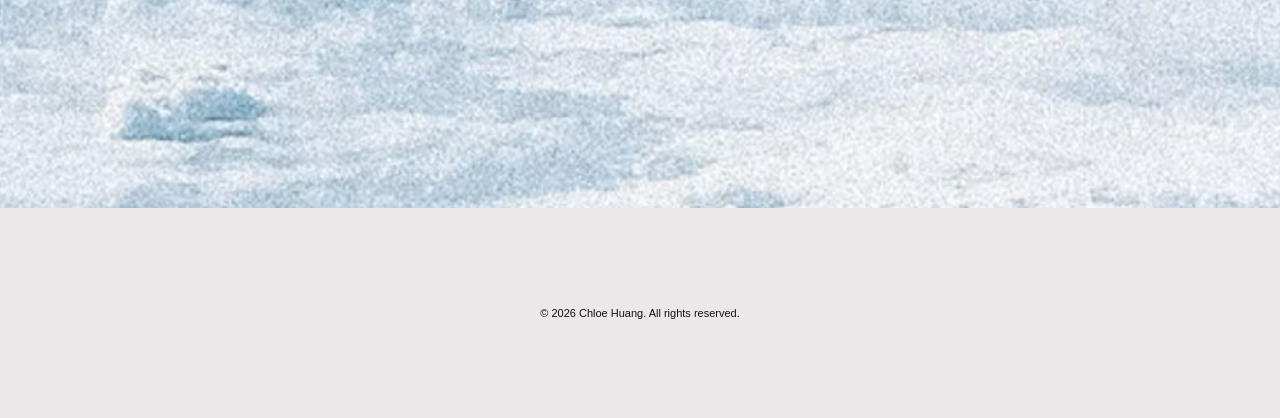
<file: opsiq-ai-ticket-triage/index.html>
<!doctype html>
<html lang="en">
<head>
<meta charset="utf-8">
<meta name="viewport" content="width=device-width, initial-scale=1">
<title>OpsIQ AI Ticket Triage | ChloeHuangCodes</title>
<meta name="description" content="OpsIQ AI Ticket Triage, a full-stack AI-assisted IT support application developed by Chloe Huang.">
<style>
:root{--accent:#679dca;--ink:#111}
*{box-sizing:border-box}
body{margin:0;background:#fff;color:var(--ink);font-family:"Helvetica Neue",Helvetica,Arial,sans-serif;font-size:14px;font-weight:300;-webkit-font-smoothing:antialiased}
a{color:inherit}
a:focus-visible{outline:2px solid var(--accent);outline-offset:3px}
.site-header{height:150px;padding:39px 30px 0;display:flex;justify-content:space-between;align-items:flex-start;gap:24px}
.brand{font-size:19px;line-height:1.15;text-decoration:none;font-weight:400}.updated{font-size:10.5px;margin-top:9px}.nav{display:flex;align-items:center;margin-top:2px}.nav a{padding:10px 35px;text-align:center;text-decoration:none;font-size:14px;min-width:176px;font-weight:300}.nav a+a{border-left:2px solid #222}
/* Same two-column structure as the original Wix detail page */
.detail-layout{display:grid;grid-template-columns:minmax(0,500px) minmax(0,530px);column-gap:clamp(75px,11.5vw,240px);align-items:stretch;margin:28px 4% 0;max-width:1550px}
.visual-rail{background:#c3dce9 url('../assets/cloud-texture.png') center top/auto 260px repeat-y;min-height:1290px;padding:105px 12px 90px;display:flex;flex-direction:column;align-items:center;gap:100px}
.visual-rail img{display:block;height:auto;object-fit:contain;max-width:100%;background:#f5f6f7}
.visual-rail .form-shot{width:285px;max-height:365px;object-fit:cover;object-position:top left}
.visual-rail .dashboard-shot{width:323px;max-height:85px;object-fit:cover;object-position:top left}
.visual-rail .tickets-shot{width:285px;max-height:375px;object-fit:cover;object-position:top left}
.content{padding:27px 0 120px;min-width:0;font-size:14px;line-height:1.28;font-weight:300}
.eyebrow{color:var(--accent);font-size:17px;font-weight:600;margin:0 0 24px}
h1{font-size:48px;letter-spacing:-.025em;line-height:1.13;font-weight:700;margin:0 0 32px;white-space:nowrap}
.demo{display:inline-block;color:#f33;font-size:20px;font-weight:600;margin:0 0 37px;text-decoration:underline}
.intro p{margin:0 0 21px;color:#333}
.content h2{font-size:14px;line-height:1.3;font-weight:600;color:var(--accent);margin:0 0 18px}
.tech-section{margin-top:60px}.tech-grid{display:grid;grid-template-columns:repeat(3,minmax(0,1fr));gap:15px;font-size:14px}.tech-grid div{line-height:1.55}
.contributions{margin-top:73px}.contributions ul,.bottom-info ul{margin:0;padding-left:23px}.contributions li,.bottom-info li{margin-bottom:4px}
.bottom-info{display:grid;grid-template-columns:1fr 1fr;gap:28px;margin-top:57px}.bottom-info li{margin-bottom:6px}.bottom-info a{color:#3c75c4}
.footer-cloud{height:238px;background:#c3dce9 url('../assets/cloud-texture.png') center/cover no-repeat}.copyright{height:210px;display:flex;justify-content:center;align-items:center;font-size:11px;background:#eae8e8}
@media(max-width:1250px){.detail-layout{grid-template-columns:minmax(0,42%) minmax(0,52%);gap:6%;margin:24px 3% 0}.visual-rail{min-height:1220px}h1{font-size:clamp(30px,3.2vw,48px);white-space:normal}}
@media(max-width:700px){.site-header{height:auto;min-height:126px;padding:22px 18px;display:block}.nav{margin-top:22px;justify-content:space-between}.nav a{flex:1;min-width:0;padding:8px 6px;font-size:12px}.detail-layout{display:flex;flex-direction:column;margin:12px 0 0}.content{order:1;padding:38px 22px 65px}.visual-rail{order:2;min-height:0;padding:55px 20px;gap:60px}.eyebrow{font-size:14px}h1{font-size:34px;white-space:normal}.tech-grid{gap:8px}.bottom-info{gap:18px}.contributions{margin-top:45px}.tech-section{margin-top:40px}.footer-cloud{height:160px}.copyright{height:130px}}
</style>
<style>

/* Click-to-open Projects navigation — consistent across all portfolio pages. */
.portfolio-nav.portfolio-nav{display:flex;align-items:stretch;gap:0;width:auto;margin-top:2px;padding:0;max-width:none;font-family:"Helvetica Neue",Helvetica,Arial,sans-serif;font-size:14px;font-weight:300;position:relative;z-index:30}
.portfolio-nav .nav-entry{display:flex;align-items:center;justify-content:center;position:relative;flex:0 0 176px;min-width:0;min-height:39px;padding:9px 13px;border:0;background:transparent;text-align:center;color:#161616;font-family:inherit;font-size:14px;font-weight:300;line-height:1.35;text-decoration:none;white-space:nowrap;cursor:pointer}
.portfolio-nav .nav-entry + .nav-entry{border-left:2px solid #2a2a2a}
.portfolio-nav .portfolio-dropdown-wrap{padding:0;cursor:default}
.portfolio-nav .portfolio-trigger{width:100%;height:100%;min-height:39px;padding:9px 13px;display:flex;align-items:center;justify-content:center;background:none;border:0;color:inherit;font:inherit;line-height:1.35;cursor:pointer}
.portfolio-nav .nav-entry.current,.portfolio-nav .portfolio-trigger.current,.portfolio-nav .portfolio-trigger[aria-expanded="true"]{color:#789db7}
.portfolio-nav .portfolio-trigger:focus-visible,.portfolio-nav .nav-entry:focus-visible,.portfolio-nav .portfolio-menu a:focus-visible{outline:2px solid #679dca;outline-offset:2px}
.portfolio-nav .portfolio-menu[hidden]{display:none!important}
.portfolio-nav .portfolio-menu{position:absolute;top:100%;left:0;z-index:100;display:block;width:315px;max-width:calc(100vw - 30px);margin:0;background:#fff;border:1px solid #888;box-shadow:0 5px 13px rgba(0,0,0,.12)}
.portfolio-nav .portfolio-menu a{display:flex;align-items:center;justify-content:center;width:100%;min-width:0;height:auto;min-height:51px;margin:0;padding:11px 14px;border:0;background:#fff;color:#111;text-align:center;text-decoration:none;font-family:inherit;font-size:14px;font-weight:300;line-height:1.3;white-space:normal;flex:none}
.portfolio-nav .portfolio-menu a+a{border:0;border-top:1px solid #888}
.portfolio-nav .portfolio-menu a:hover,.portfolio-nav .portfolio-menu a:focus-visible{background:#f0f6f9;color:#679dca}
.portfolio-nav .portfolio-menu a.current,.portfolio-nav .portfolio-menu a[aria-current="page"]{color:#679dca;background:#f3f8fb}
/* Only the Resume page uses an older stylesheet; align its header with the other pages. */
body:not(.home-page) header.resume-header{height:150px;padding:39px 30px 0;display:flex;justify-content:space-between;align-items:flex-start;gap:24px;position:relative;top:auto;z-index:20;border-bottom:0;background:white}
.resume-header .resume-brand{font-family:"Helvetica Neue",Helvetica,Arial,sans-serif;font-weight:300;font-size:19px;line-height:1.15;text-decoration:none;letter-spacing:0}
.resume-header .resume-updated{font-family:"Helvetica Neue",Helvetica,Arial,sans-serif;font-size:10.5px;font-weight:300;margin-top:9px;color:#111;padding:0;text-align:left}
body:not(.home-page) header.resume-header .portfolio-nav{max-width:none;margin:2px 0 0;padding:0;display:flex;justify-content:flex-start;gap:0}
@media(max-width:700px){
 .portfolio-nav.portfolio-nav{width:100%;margin-top:10px;justify-content:space-between}
 .portfolio-nav .nav-entry{flex:1 1 33.333%;min-width:0;min-height:34px;padding:7px 4px;font-size:12px}
 .portfolio-nav .portfolio-trigger{font-size:12px;min-height:34px;padding:7px 4px}
 .portfolio-nav .portfolio-menu{left:50%;transform:translateX(-50%);width:min(315px,calc(100vw - 28px))}
 .portfolio-nav .portfolio-menu a{font-size:13px;min-height:48px}
 body:not(.home-page) header.resume-header{height:auto;min-height:126px;padding:22px 18px;display:block}
 body:not(.home-page) header.resume-header .portfolio-nav{margin-top:22px;width:100%}
}
</style>
</head>
<body>
<header class="site-header"><div><a class="brand" href="../">ChloeHuangCodes</a><div class="updated">This website was last updated on 11/13/2026</div></div><nav class="nav portfolio-nav" aria-label="Main navigation">
  <a class="nav-entry" href="../">About Me</a>
  <div class="nav-entry portfolio-dropdown-wrap">
    <button class="portfolio-trigger current" type="button" aria-expanded="false" aria-haspopup="true" aria-controls="portfolio-project-menu">Projects</button>
    <div class="portfolio-menu" id="portfolio-project-menu" hidden>
      <a href="./" class="current" aria-current="page">OpsIQ AI Ticket Triage</a><a href="../tiny-hoof-website/">Tiny Hoof Website</a><a href="../covid19-ai-chatbot/">COVID-19 AI Chatbot</a>
    </div>
  </div>
  <a class="nav-entry" href="../lead-collection/">Resume &amp; Contact</a>
</nav></header>
<main class="detail-layout">
<aside class="visual-rail" aria-label="OpsIQ screenshots"><img class="form-shot" src="../assets/opsiq-form-detail.jpg" alt="OpsIQ ticket submission and AI analysis interface"><img class="dashboard-shot" src="../assets/opsiq-dashboard-detail.jpg" alt="OpsIQ dashboard metrics"><img class="tickets-shot" src="../assets/opsiq-tickets-detail.jpg" alt="OpsIQ saved tickets interface"></aside>
<article class="content">
<p class="eyebrow">AI + FULL STACK</p>
<h1>OpsIQ AI Ticket Triage</h1>
<a class="demo" href="https://opsiq-ticket-triage.onrender.com/" target="_blank" rel="noopener noreferrer">🚀▶️ Demo</a>
<div class="intro"><p>OpsIQ AI Ticket Triage is a full-stack ticket management application designed to streamline IT support and operations workflows. The application enables users to create, manage, search, and track support tickets while leveraging an AI-powered rules engine to automatically analyze ticket content and generate categories, priorities, summaries, and suggested next steps.</p>
<p>In this web-based application, users can submit tickets, monitor ticket status, and manage the ticket lifecycle from Open to In Progress and Resolved. The system provides dashboard metrics, status filtering, search functionality, and automatic timestamp tracking to improve ticket visibility and workflow efficiency.</p>
<p>The application is built using Angular, Spring Boot, and PostgreSQL with a RESTful API architecture. The frontend communicates with backend services to perform ticket management operations while maintaining persistent ticket data storage.</p></div>
<section class="tech-section"><h2>TECH STACK</h2><div class="tech-grid"><div>🅰️ Angular<br>🌐 HTML/CSS<br>⚡ TypeScript</div><div>🚀 Spring Boot<br>🔗 REST API</div><div>🐘 PostgreSQL<br>📦 Spring Data</div></div></section>
<section class="contributions"><h2>CONTRIBUTIONS</h2><ul><li>Designed and developed a full-stack ticket management application using Angular, Spring Boot, and PostgreSQL.</li><li>Implemented RESTful APIs for ticket creation, retrieval, status updates, and deletion.</li><li>Developed an AI-powered ticket analysis engine that automatically generates ticket categories, priorities, summaries, and recommended actions.</li><li>Built dashboard analytics displaying ticket statistics and operational metrics.</li><li>Implemented ticket search, status filtering, and ticket lifecycle management features.</li><li>Integrated PostgreSQL with Spring Data JPA for persistent data storage and database operations.</li><li>Developed responsive frontend components using Angular and TypeScript.</li></ul></section>
<div class="bottom-info"><section><h2>KEY FEATURES</h2><ul><li>AI Ticket Analysis</li><li>Smart Categorization</li><li>Priority Prediction</li><li>Suggested Resolutions</li><li>Ticket Lifecycle Tracking</li><li>Search &amp; Filtering</li><li>Analytics Dashboard</li><li>Persistent Data Storage</li></ul></section><section><h2>SPECIAL MENTIONS</h2><ul><li>GitHub Repository (<a href="https://github.com/chloehuang2021/opsiq-ticket-triage" target="_blank" rel="noopener noreferrer">Link</a>)</li><li>Demo video (<a href="https://youtu.be/LJh7dDF6jPY" target="_blank" rel="noopener noreferrer">Link</a>).</li></ul></section></div>
</article>
</main>
<footer><div class="footer-cloud"></div><div class="copyright">© 2026 Chloe Huang. All rights reserved.</div></footer>

<script>
(function(){
  const dropdown = document.querySelector('.portfolio-dropdown-wrap');
  if (!dropdown) return;
  const button = dropdown.querySelector('.portfolio-trigger');
  const menu = dropdown.querySelector('.portfolio-menu');
  function setOpen(open){
    button.setAttribute('aria-expanded', String(open));
    menu.hidden = !open;
  }
  button.addEventListener('click', function(event){
    event.stopPropagation();
    setOpen(button.getAttribute('aria-expanded') !== 'true');
  });
  document.addEventListener('click', function(event){
    if (!dropdown.contains(event.target)) setOpen(false);
  });
  document.addEventListener('keydown', function(event){
    if (event.key === 'Escape' && !menu.hidden){
      setOpen(false);
      button.focus();
    }
  });
})();
</script>
</body>
</html>
</file>
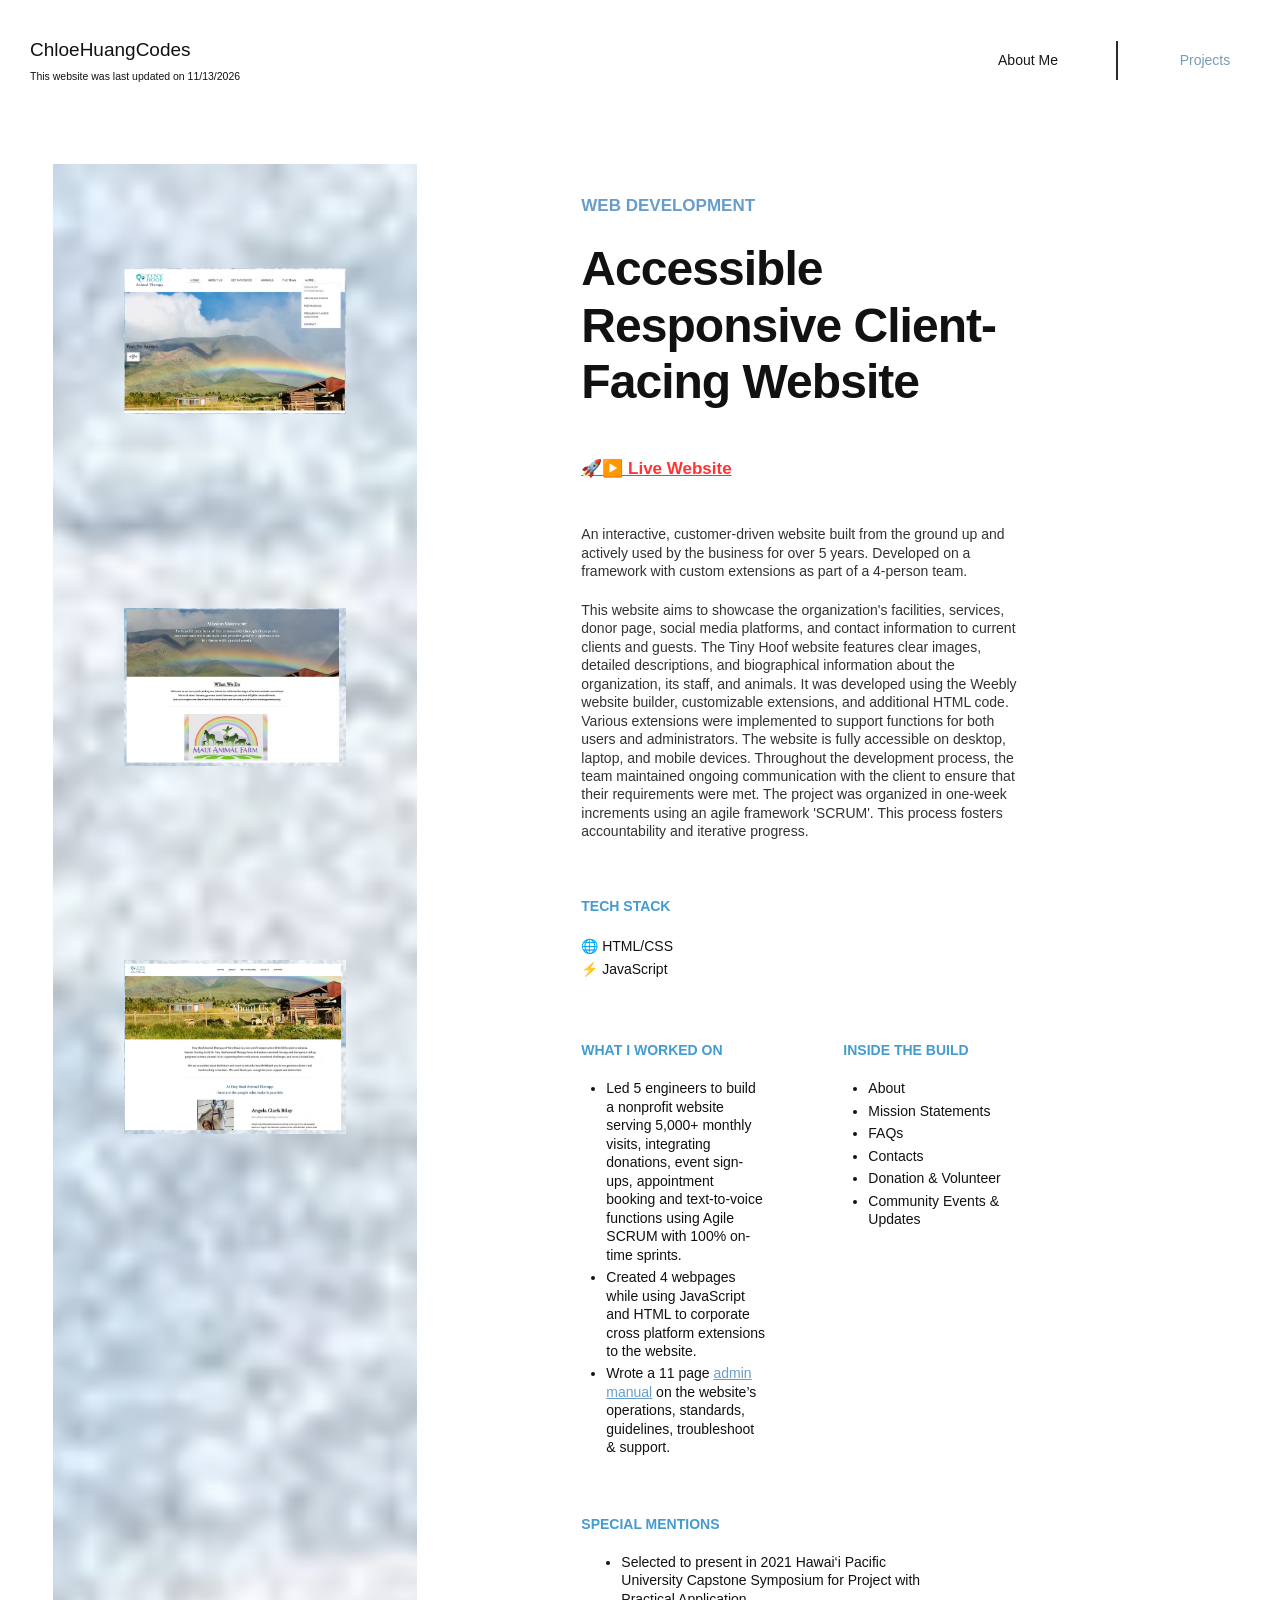
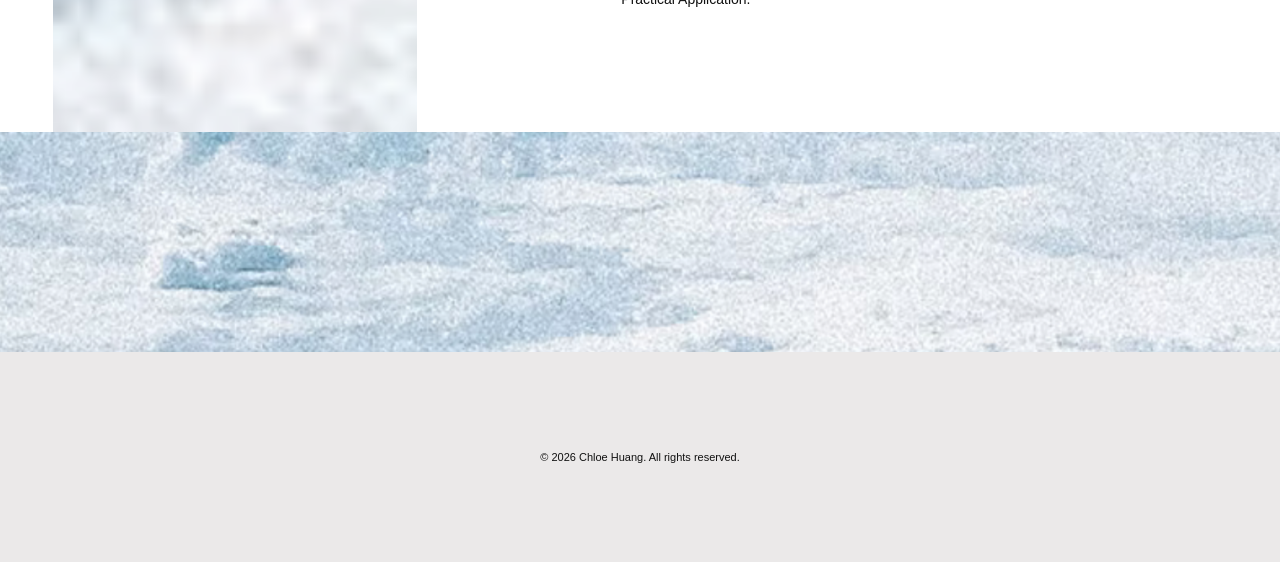
<file: tiny-hoof-website/index.html>
<!doctype html>
<html lang="en">
<head>
<meta charset="utf-8">
<meta name="viewport" content="width=device-width, initial-scale=1">
<title>Tiny Hoof Website | ChloeHuangCodes</title>
<meta name="description" content="Accessible responsive client-facing website project for Tiny Hoof Animal Therapy by Chloe Huang.">
<style>
:root{--accent:#679dca;--ink:#111}
*{box-sizing:border-box}
html{scroll-behavior:smooth}
body{margin:0;color:var(--ink);background:white;font-family:"Helvetica Neue",Helvetica,Arial,sans-serif;font-weight:300;font-size:14px;-webkit-font-smoothing:antialiased}
a{color:inherit}a:focus-visible{outline:2px solid var(--accent);outline-offset:3px}
.site-header{height:164px;padding:39px 30px 0;display:flex;justify-content:space-between;align-items:flex-start;gap:24px}
.brand{font-size:19px;line-height:1.15;text-decoration:none;font-weight:400}.updated{font-size:10.5px;margin-top:9px}
.nav{display:flex;align-items:center;margin-top:2px}.nav a{padding:10px 35px;text-align:center;text-decoration:none;font-size:14px;min-width:176px;font-weight:300}.nav a+a{border-left:2px solid #222}.nav .current{color:#789db7}
/* A tall cloud rail and narrow reading column reproduce the Wix screenshot. */
.detail-layout{display:grid;grid-template-columns:minmax(0,31%) minmax(0,38%);column-gap:14%;align-items:stretch;margin:0 4.15%;}
.visual-rail{background:#c3dce9 url('../assets/cloud-texture.png') center top/cover repeat-y;min-height:1500px;padding:104px 0 130px;display:flex;flex-direction:column;align-items:center;gap:194px}
.visual-rail img{display:block;width:61%;height:auto;object-fit:contain}
.content{padding:31px 0 110px;font-size:14px;line-height:1.32;min-width:0;font-weight:300}
.eyebrow{font-size:17px;font-weight:600;color:var(--accent);margin:0 0 24px}
h1{font-size:48px;line-height:1.17;letter-spacing:-.02em;font-weight:700;margin:0 0 48px;max-width:650px}
.live-link{display:inline-block;color:#f33;text-decoration:underline;font-weight:600;font-size:17px;margin:0 0 45px}
.intro p{margin:0 0 20px;color:#333}.section{margin-top:56px}.content h2{font-size:14px;font-weight:600;color:#449bd0;line-height:1.3;margin:0 0 20px}
.stack{line-height:1.65}.info-row{display:grid;grid-template-columns:1fr 1fr;gap:78px;margin-top:60px}.info-row ul,.section ul{padding-left:25px;margin:0}.info-row li,.section li{margin:0 0 4px}.special{margin-top:54px;max-width:350px}
.footer-cloud{height:220px;background:#c3dce9 url('../assets/cloud-texture.png') center/cover no-repeat}.copyright{height:210px;display:flex;justify-content:center;align-items:center;background:#ebe9e9;font-size:11px}
@media(max-width:1150px){.detail-layout{grid-template-columns:minmax(0,40%) minmax(0,51%);gap:7%;margin:0 3%}.visual-rail{min-height:1250px;gap:160px}.visual-rail img{width:75%}h1{font-size:clamp(32px,4vw,48px)}.info-row{gap:24px}}
@media(max-width:700px){.site-header{height:auto;min-height:126px;padding:22px 18px;display:block}.nav{margin-top:22px;justify-content:space-between}.nav a{flex:1;min-width:0;padding:8px 6px;font-size:12px}.detail-layout{display:flex;flex-direction:column;margin:0}.content{order:1;padding:35px 22px 65px}.visual-rail{order:2;min-height:0;padding:60px 0;gap:55px;background-size:cover}.visual-rail img{width:min(76%,380px)}.eyebrow{font-size:14px}h1{font-size:36px;margin-bottom:28px}.live-link{margin-bottom:28px}.section{margin-top:40px}.info-row{margin-top:45px;gap:20px}.footer-cloud{height:150px}.copyright{height:130px}}
</style>
<style>

/* Click-to-open Projects navigation — consistent across all portfolio pages. */
.portfolio-nav.portfolio-nav{display:flex;align-items:stretch;gap:0;width:auto;margin-top:2px;padding:0;max-width:none;font-family:"Helvetica Neue",Helvetica,Arial,sans-serif;font-size:14px;font-weight:300;position:relative;z-index:30}
.portfolio-nav .nav-entry{display:flex;align-items:center;justify-content:center;position:relative;flex:0 0 176px;min-width:0;min-height:39px;padding:9px 13px;border:0;background:transparent;text-align:center;color:#161616;font-family:inherit;font-size:14px;font-weight:300;line-height:1.35;text-decoration:none;white-space:nowrap;cursor:pointer}
.portfolio-nav .nav-entry + .nav-entry{border-left:2px solid #2a2a2a}
.portfolio-nav .portfolio-dropdown-wrap{padding:0;cursor:default}
.portfolio-nav .portfolio-trigger{width:100%;height:100%;min-height:39px;padding:9px 13px;display:flex;align-items:center;justify-content:center;background:none;border:0;color:inherit;font:inherit;line-height:1.35;cursor:pointer}
.portfolio-nav .nav-entry.current,.portfolio-nav .portfolio-trigger.current,.portfolio-nav .portfolio-trigger[aria-expanded="true"]{color:#789db7}
.portfolio-nav .portfolio-trigger:focus-visible,.portfolio-nav .nav-entry:focus-visible,.portfolio-nav .portfolio-menu a:focus-visible{outline:2px solid #679dca;outline-offset:2px}
.portfolio-nav .portfolio-menu[hidden]{display:none!important}
.portfolio-nav .portfolio-menu{position:absolute;top:100%;left:0;z-index:100;display:block;width:315px;max-width:calc(100vw - 30px);margin:0;background:#fff;border:1px solid #888;box-shadow:0 5px 13px rgba(0,0,0,.12)}
.portfolio-nav .portfolio-menu a{display:flex;align-items:center;justify-content:center;width:100%;min-width:0;height:auto;min-height:51px;margin:0;padding:11px 14px;border:0;background:#fff;color:#111;text-align:center;text-decoration:none;font-family:inherit;font-size:14px;font-weight:300;line-height:1.3;white-space:normal;flex:none}
.portfolio-nav .portfolio-menu a+a{border:0;border-top:1px solid #888}
.portfolio-nav .portfolio-menu a:hover,.portfolio-nav .portfolio-menu a:focus-visible{background:#f0f6f9;color:#679dca}
.portfolio-nav .portfolio-menu a.current,.portfolio-nav .portfolio-menu a[aria-current="page"]{color:#679dca;background:#f3f8fb}
/* Only the Resume page uses an older stylesheet; align its header with the other pages. */
body:not(.home-page) header.resume-header{height:150px;padding:39px 30px 0;display:flex;justify-content:space-between;align-items:flex-start;gap:24px;position:relative;top:auto;z-index:20;border-bottom:0;background:white}
.resume-header .resume-brand{font-family:"Helvetica Neue",Helvetica,Arial,sans-serif;font-weight:300;font-size:19px;line-height:1.15;text-decoration:none;letter-spacing:0}
.resume-header .resume-updated{font-family:"Helvetica Neue",Helvetica,Arial,sans-serif;font-size:10.5px;font-weight:300;margin-top:9px;color:#111;padding:0;text-align:left}
body:not(.home-page) header.resume-header .portfolio-nav{max-width:none;margin:2px 0 0;padding:0;display:flex;justify-content:flex-start;gap:0}
@media(max-width:700px){
 .portfolio-nav.portfolio-nav{width:100%;margin-top:10px;justify-content:space-between}
 .portfolio-nav .nav-entry{flex:1 1 33.333%;min-width:0;min-height:34px;padding:7px 4px;font-size:12px}
 .portfolio-nav .portfolio-trigger{font-size:12px;min-height:34px;padding:7px 4px}
 .portfolio-nav .portfolio-menu{left:50%;transform:translateX(-50%);width:min(315px,calc(100vw - 28px))}
 .portfolio-nav .portfolio-menu a{font-size:13px;min-height:48px}
 body:not(.home-page) header.resume-header{height:auto;min-height:126px;padding:22px 18px;display:block}
 body:not(.home-page) header.resume-header .portfolio-nav{margin-top:22px;width:100%}
}
</style>
</head>
<body>
<header class="site-header"><div><a class="brand" href="../">ChloeHuangCodes</a><div class="updated">This website was last updated on 11/13/2026</div></div><nav class="nav portfolio-nav" aria-label="Main navigation">
  <a class="nav-entry" href="../">About Me</a>
  <div class="nav-entry portfolio-dropdown-wrap">
    <button class="portfolio-trigger current" type="button" aria-expanded="false" aria-haspopup="true" aria-controls="portfolio-project-menu">Projects</button>
    <div class="portfolio-menu" id="portfolio-project-menu" hidden>
      <a href="../opsiq-ai-ticket-triage/">OpsIQ AI Ticket Triage</a><a href="./" class="current" aria-current="page">Tiny Hoof Website</a><a href="../covid19-ai-chatbot/">COVID-19 AI Chatbot</a>
    </div>
  </div>
  <a class="nav-entry" href="../lead-collection/">Resume &amp; Contact</a>
</nav></header>
<main class="detail-layout">
<aside class="visual-rail" aria-label="Tiny Hoof website screenshots">
<img src="../assets/tiny-hoof-home-detail.png" alt="Tiny Hoof homepage with rainbow over Maui landscape">
<img src="../assets/tiny-hoof-mission-detail.png" alt="Tiny Hoof mission statement and what we do page">
<img src="../assets/tiny-hoof-about-detail.png" alt="Tiny Hoof About Us page screenshot">
</aside>
<article class="content">
<p class="eyebrow">WEB DEVELOPMENT</p>
<h1>Accessible<br>Responsive Client-<br>Facing Website</h1>
<a class="live-link" href="https://www.tinyhoofanimaltherapy.org/" target="_blank" rel="noopener noreferrer">🚀▶️ Live Website</a>
<div class="intro">
<p>An interactive, customer-driven website built from the ground up and actively used by the business for over 5 years. Developed on a framework with custom extensions as part of a 4-person team.</p>
<p>This website aims to showcase the organization's facilities, services, donor page, social media platforms, and contact information to current clients and guests. The Tiny Hoof website features clear images, detailed descriptions, and biographical information about the organization, its staff, and animals. It was developed using the Weebly website builder, customizable extensions, and additional HTML code. Various extensions were implemented to support functions for both users and administrators. The website is fully accessible on desktop, laptop, and mobile devices. Throughout the development process, the team maintained ongoing communication with the client to ensure that their requirements were met. The project was organized in one-week increments using an agile framework 'SCRUM'. This process fosters accountability and iterative progress.</p>
</div>
<section class="section"><h2>TECH STACK</h2><div class="stack">🌐 HTML/CSS<br>⚡ JavaScript</div></section>
<div class="info-row">
<section><h2>WHAT I WORKED ON</h2><ul><li>Led 5 engineers to build a nonprofit website serving 5,000+ monthly visits, integrating donations, event sign-ups, appointment booking and text-to-voice functions using Agile SCRUM with 100% on-time sprints.</li><li>Created 4 webpages while using JavaScript and HTML to corporate cross platform extensions to the website.</li><li>Wrote a 11 page <span style="color:#679dca;text-decoration:underline" title="Original manual link needs to be restored">admin manual</span> on the website’s operations, standards, guidelines, troubleshoot &amp; support.</li></ul></section>
<section><h2>INSIDE THE BUILD</h2><ul><li>About</li><li>Mission Statements</li><li>FAQs</li><li>Contacts</li><li>Donation &amp; Volunteer</li><li>Community Events &amp; Updates</li></ul></section>
</div>
<section class="special"><h2>SPECIAL MENTIONS</h2><ul><li>Selected to present in 2021 Hawai‘i Pacific University Capstone Symposium for Project with Practical Application.</li></ul></section>
</article>
</main>
<footer><div class="footer-cloud"></div><div class="copyright">© 2026 Chloe Huang. All rights reserved.</div></footer>

<script>
(function(){
  const dropdown = document.querySelector('.portfolio-dropdown-wrap');
  if (!dropdown) return;
  const button = dropdown.querySelector('.portfolio-trigger');
  const menu = dropdown.querySelector('.portfolio-menu');
  function setOpen(open){
    button.setAttribute('aria-expanded', String(open));
    menu.hidden = !open;
  }
  button.addEventListener('click', function(event){
    event.stopPropagation();
    setOpen(button.getAttribute('aria-expanded') !== 'true');
  });
  document.addEventListener('click', function(event){
    if (!dropdown.contains(event.target)) setOpen(false);
  });
  document.addEventListener('keydown', function(event){
    if (event.key === 'Escape' && !menu.hidden){
      setOpen(false);
      button.focus();
    }
  });
})();
</script>
</body></html>
</file>
